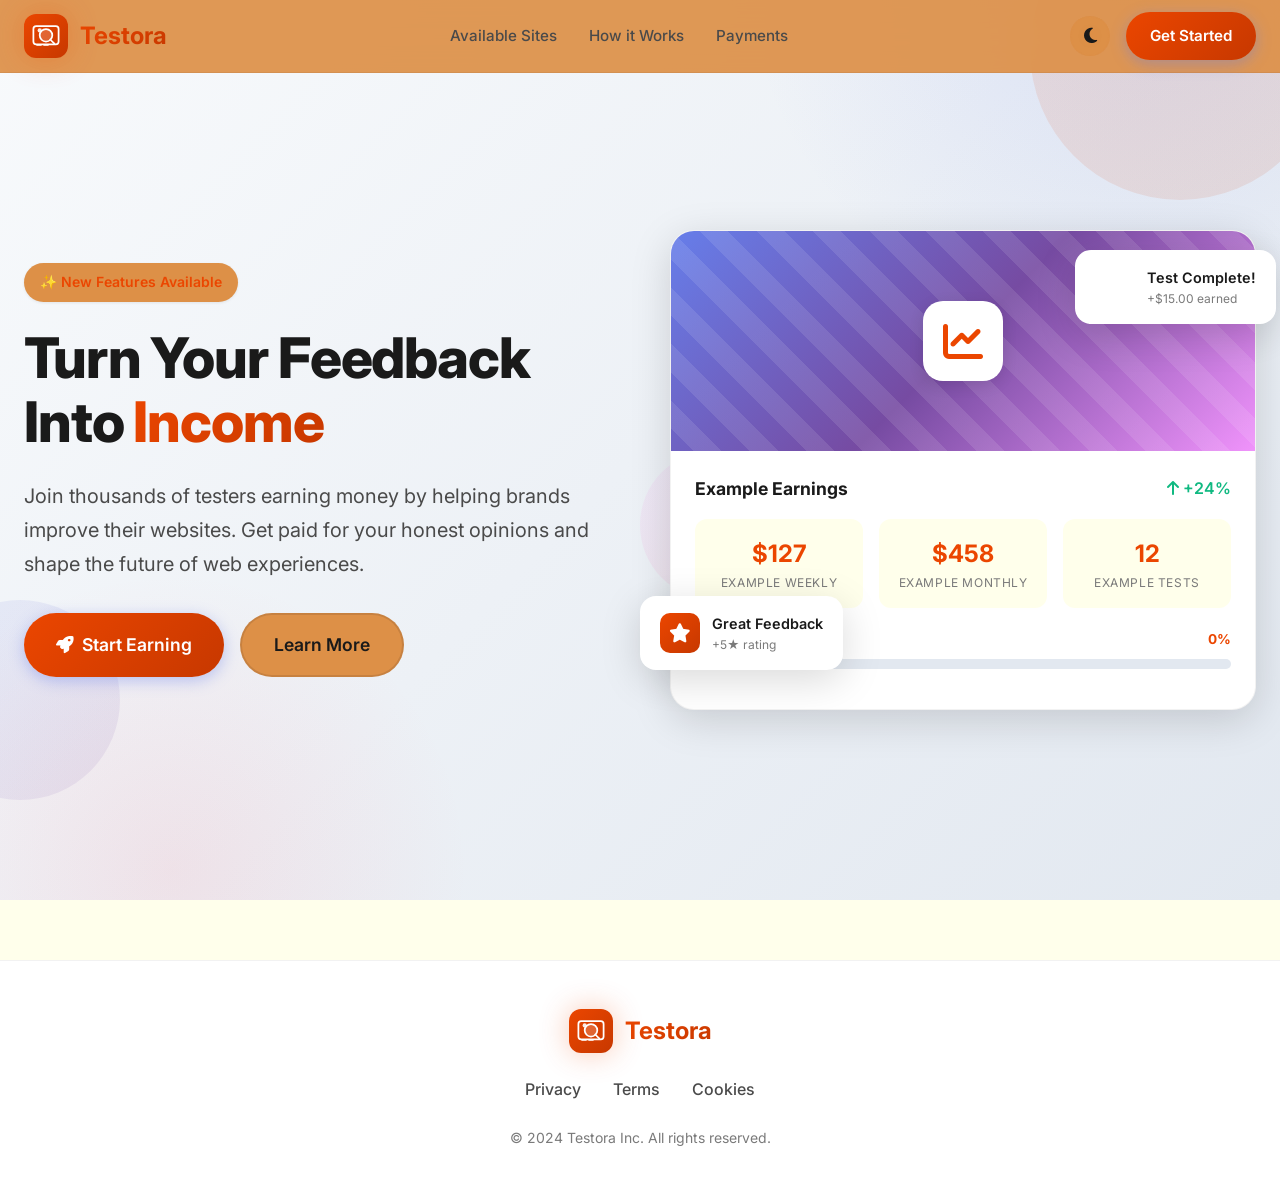
<file: index.html>
<!DOCTYPE html>
<html lang="en">
<head>
    <meta charset="UTF-8">
    <meta name="viewport" content="width=device-width, initial-scale=1.0">
    <title>Testora - Earn While You Test the Web</title>
    <link rel="preconnect" href="https://fonts.googleapis.com">
    <link rel="preconnect" href="https://fonts.gstatic.com" crossorigin>
    <link href="https://fonts.googleapis.com/css2?family=Inter:wght@400;500;600;700;800&display=swap" rel="stylesheet">
    <link rel="stylesheet" href="https://cdnjs.cloudflare.com/ajax/libs/font-awesome/6.4.0/css/all.min.css">
    <link rel="stylesheet" href="css/style.css">
</head>
<body class="page-transition">
    <nav class="navbar glass-nav">
        <div class="nav-container">
            <a href="javascript:void(0)" class="logo">
                <div class="logo-icon">
                    <svg width="28" height="28" viewBox="0 0 40 40" fill="none" xmlns="http://www.w3.org/2000/svg">
                        <rect x="2" y="6" width="36" height="26" rx="4" stroke="white" stroke-width="2.5" fill="none"/>
                        <circle cx="20" cy="19" r="9" stroke="white" stroke-width="2.5" fill="rgba(255,255,255,0.2)"/>
                        <path d="M26 25L32 31" stroke="white" stroke-width="2.5" stroke-linecap="round"/>
                        <circle cx="11" cy="12" r="3" fill="white" opacity="0.9"/>
                        <rect x="6" y="32" width="8" height="2" rx="1" fill="white"/>
                        <rect x="16" y="32" width="8" height="2" rx="1" fill="white"/>
                    </svg>
                </div>
                <span class="logo-text">Testora</span>
            </a>
            <ul class="nav-links">
                <li><a href="available-sites.html" class="nav-link">Available Sites</a></li>
                <li><a href="how-it-works.html" class="nav-link">How it Works</a></li>
                <li><a href="payment.html" class="nav-link">Payments</a></li>
            </ul>
            <div class="nav-actions" id="navActions">
                <a href="register.html" class="btn btn-primary">Get Started</a>
            </div>
            <button class="mobile-menu-btn" id="mobileMenuBtn">
                <i class="fas fa-bars"></i>
            </button>
        </div>
    </nav>

    <div class="mobile-menu" id="mobileMenu">
        <a href="how-it-works.html" class="mobile-link">How it Works</a>
        <a href="payment.html" class="mobile-link">Payments</a>
        <div class="mobile-cta" id="mobileCta">
            <a href="register.html" class="btn btn-primary">Get Started</a>
        </div>
    </div>

    <section class="hero">
        <div class="floating-shapes">
            <div class="shape shape-1"></div>
            <div class="shape shape-2"></div>
            <div class="shape shape-3"></div>
        </div>
        <div class="hero-content">
            <div class="hero-text">
                <div class="badge animate-slide-up">✨ New Features Available</div>
                <h1 class="animate-slide-up stagger-1">Turn Your Feedback Into <span>Income</span></h1>
                <p class="animate-slide-up stagger-2">Join thousands of testers earning money by helping brands improve their websites. Get paid for your honest opinions and shape the future of web experiences.</p>
                <div class="hero-buttons animate-slide-up stagger-3">
                    <a href="register.html" class="btn btn-primary btn-lg"><i class="fas fa-rocket"></i> Start Earning</a>
                    <a href="how-it-works.html" class="btn btn-secondary btn-lg">Learn More</a>
                </div>
            </div>
            <div class="hero-visual animate-slide-up stagger-2" style="opacity: 1;">
                <div class="hero-card reveal" style="opacity: 1; transform: none;">
                    <div class="hero-card-image">
                        <div class="hero-card-icon"><i class="fas fa-chart-line"></i></div>
                    </div>
                    <div class="hero-card-body">
                        <div style="display:flex;justify-content:space-between;align-items:center;margin-bottom:12px;">
                            <span style="font-weight:700;font-size:1.1rem;color:var(--text-primary);">Example Earnings</span>
                            <span style="color:#10b981;font-weight:600;"><i class="fas fa-arrow-up"></i> +24%</span>
                        </div>
                        <div class="hero-card-stats">
                            <div class="hero-stat"><div class="hero-stat-value">$127</div><div class="hero-stat-label">Example Weekly</div></div>
                            <div class="hero-stat"><div class="hero-stat-value">$458</div><div class="hero-stat-label">Example Monthly</div></div>
                            <div class="hero-stat"><div class="hero-stat-value">12</div><div class="hero-stat-label">Example Tests</div></div>
                        </div>
                        <div class="progress-bar-container" style="margin-top: 20px;">
                            <div class="progress-bar-header">
                                <span class="progress-bar-label">Example Goal</span>
                                <span class="progress-label-value">65%</span>
                            </div>
                            <div class="progress-track">
                                <div class="progress-fill" style="width: 65%;"></div>
                            </div>
                        </div>
                    </div>
                </div>
                <div class="floating-badge floating-badge-1">
                    <div class="floating-badge-icon green"><i class="fas fa-check"></i></div>
                    <div><div class="floating-badge-text">Test Complete!</div><div class="floating-badge-sub">+$15.00 earned</div></div>
                </div>
                <div class="floating-badge floating-badge-2">
                    <div class="floating-badge-icon purple"><i class="fas fa-star"></i></div>
                    <div><div class="floating-badge-text">Great Feedback</div><div class="floating-badge-sub">+5★ rating</div></div>
                </div>
            </div>
        </div>
    </section>

    <footer class="footer">
        <div class="footer-container">
            <div class="footer-brand">
                <a href="index.html" class="logo">
                    <div class="logo-icon">
                        <svg width="28" height="28" viewBox="0 0 40 40" fill="none" xmlns="http://www.w3.org/2000/svg">
                            <rect x="2" y="6" width="36" height="26" rx="4" stroke="white" stroke-width="2.5" fill="none"/>
                            <circle cx="20" cy="19" r="9" stroke="white" stroke-width="2.5" fill="rgba(255,255,255,0.2)"/>
                            <path d="M26 25L32 31" stroke="white" stroke-width="2.5" stroke-linecap="round"/>
                            <circle cx="11" cy="12" r="3" fill="white" opacity="0.9"/>
                            <rect x="6" y="32" width="8" height="2" rx="1" fill="white"/>
                            <rect x="16" y="32" width="8" height="2" rx="1" fill="white"/>
                        </svg>
                    </div>
                    <span class="logo-text">Testora</span>
                </a>
            </div>
            <div class="footer-links">
                <a href="privacy.html" class="footer-link">Privacy</a>
                <a href="terms.html" class="footer-link">Terms</a>
                <a href="cookies.html" class="footer-link">Cookies</a>
            </div>
            <div class="footer-copyright">© 2024 Testora Inc. All rights reserved.</div>
        </div>
    </footer>

    <script src="js/theme.js"></script>
    <script src="js/animations.js"></script>
    <script type="module" src="js/app.js"></script>
</body>
</html>
</file>
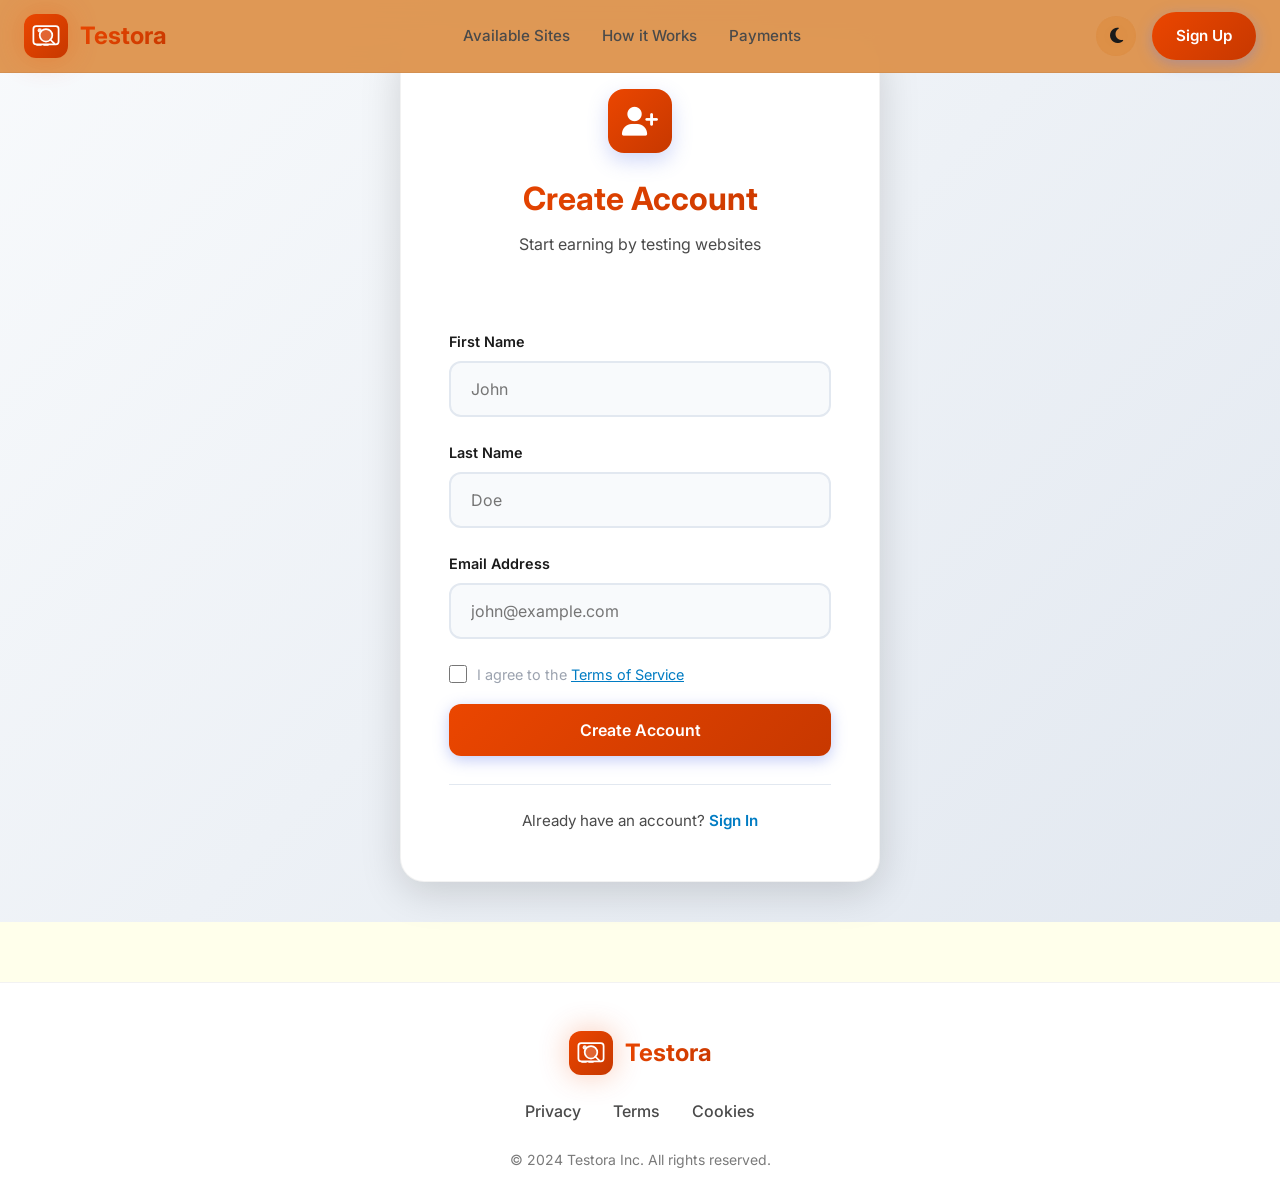
<file: available-sites.html>
<!DOCTYPE html>
<html lang="en">
<head>
    <meta charset="UTF-8">
    <meta name="viewport" content="width=device-width, initial-scale=1.0">
    <title>Available Sites - Testora</title>
    <meta name="referrer" content="no-referrer">
    <meta http-equiv="Referrer-Policy" content="no-referrer">
    <link rel="preconnect" href="https://fonts.googleapis.com">
    <link rel="preconnect" href="https://fonts.gstatic.com" crossorigin>
    <link href="https://fonts.googleapis.com/css2?family=Inter:wght@400;500;600;700;800&display=swap" rel="stylesheet">
    <link rel="stylesheet" href="https://cdnjs.cloudflare.com/ajax/libs/font-awesome/6.4.0/css/all.min.css">
    <link rel="stylesheet" href="css/style.css">
</head>
<body class="page-transition">
<nav class="navbar glass-nav">
        <div class="nav-container">
            <a href="javascript:void(0)" class="logo">
                <div class="logo-icon">
                    <svg width="28" height="28" viewBox="0 0 40 40" fill="none" xmlns="http://www.w3.org/2000/svg">
                        <rect x="2" y="6" width="36" height="26" rx="4" stroke="white" stroke-width="2.5" fill="none"/>
                        <circle cx="20" cy="19" r="9" stroke="white" stroke-width="2.5" fill="rgba(255,255,255,0.2)"/>
                        <path d="M26 25L32 31" stroke="white" stroke-width="2.5" stroke-linecap="round"/>
                        <circle cx="11" cy="12" r="3" fill="white" opacity="0.9"/>
                        <rect x="6" y="32" width="8" height="2" rx="1" fill="white"/>
                        <rect x="16" y="32" width="8" height="2" rx="1" fill="white"/>
                    </svg>
                </div>
                <span class="logo-text">Testora</span>
            </a>
            <ul class="nav-links">
                <li><a href="available-sites.html" class="nav-link">Available Sites</a></li>
                <li><a href="how-it-works.html" class="nav-link">How it Works</a></li>
                <li><a href="payment.html" class="nav-link">Payments</a></li>
            </ul>
            <div class="nav-actions" id="navActions"></div>
            <button class="mobile-menu-btn" id="mobileMenuBtn"><i class="fas fa-bars"></i></button>
        </div>
    </nav>
    <div class="mobile-menu" id="mobileMenu">
        <a href="how-it-works.html" class="mobile-link">How it Works</a>
        <a href="payment.html" class="mobile-link">Payments</a>
        <div class="mobile-cta" id="mobileCta"></div>
    </div>

    <div class="sites-wrapper">
        <div class="sites-header">
            <h1>Available Sites</h1>
            <p>Choose a test to start earning</p>
        </div>
<div class="sites-grid stagger-children">
    </div>

    <!-- Instructions Modal -->
    <div class="modal-overlay" id="instructionsModal" style="display:none;">
        <div class="modal-content">
            <button class="modal-close" onclick="closeModal()">&times;</button>
            <h2 class="modal-title">Important Instructions</h2>
            <ul class="modal-instructions">
                <li>You will be taken to the Quartze page to complete a sign up process.</li>
                <li>Use valid credentials only to sign up.</li>
                <li>Answer the Questions on the offer page truthfully.</li>
                <li>You should spend at least 5 minutes on the offer site you are testing.</li>
                <li>Take a screenshot of the offer page and upload it when prompted in order to receive earnings!!</li>
            </ul>
            <div class="modal-buttons">
                <button class="btn-cancel" onclick="closeModal()">Cancel</button>
                <button class="btn-proceed" id="proceedBtn">Proceed</button>
            </div>
        </div>
    </div>

    <footer class="footer">
        <div class="footer-container">
<div class="footer-brand">
                <a href="index.html" class="logo">
                    <div class="logo-icon">
                        <svg width="28" height="28" viewBox="0 0 40 40" fill="none" xmlns="http://www.w3.org/2000/svg">
                            <rect x="2" y="6" width="36" height="26" rx="4" stroke="white" stroke-width="2.5" fill="none"/>
                            <circle cx="20" cy="19" r="9" stroke="white" stroke-width="2.5" fill="rgba(255,255,255,0.2)"/>
                            <path d="M26 25L32 31" stroke="white" stroke-width="2.5" stroke-linecap="round"/>
                            <circle cx="11" cy="12" r="3" fill="white" opacity="0.9"/>
                            <rect x="6" y="32" width="8" height="2" rx="1" fill="white"/>
                            <rect x="16" y="32" width="8" height="2" rx="1" fill="white"/>
                        </svg>
                    </div>
                    <span class="logo-text">Testora</span>
                </a>
            </div>
            <div class="footer-links">
                <a href="privacy.html" class="footer-link">Privacy</a>
                <a href="terms.html" class="footer-link">Terms</a>
                <a href="cookies.html" class="footer-link">Cookies</a>
            </div>
            <div class="footer-copyright">© 2024 Testora Inc. All rights reserved.</div>
        </div>
    </footer>

<script src="js/theme.js"></script>
    <script src="js/animations.js"></script>
    <script src="js/sites.js"></script>
    <script type="module" src="js/app.js"></script>
    <script type="module" src="js/dashboard.js"></script>
</body>
</html>
</file>
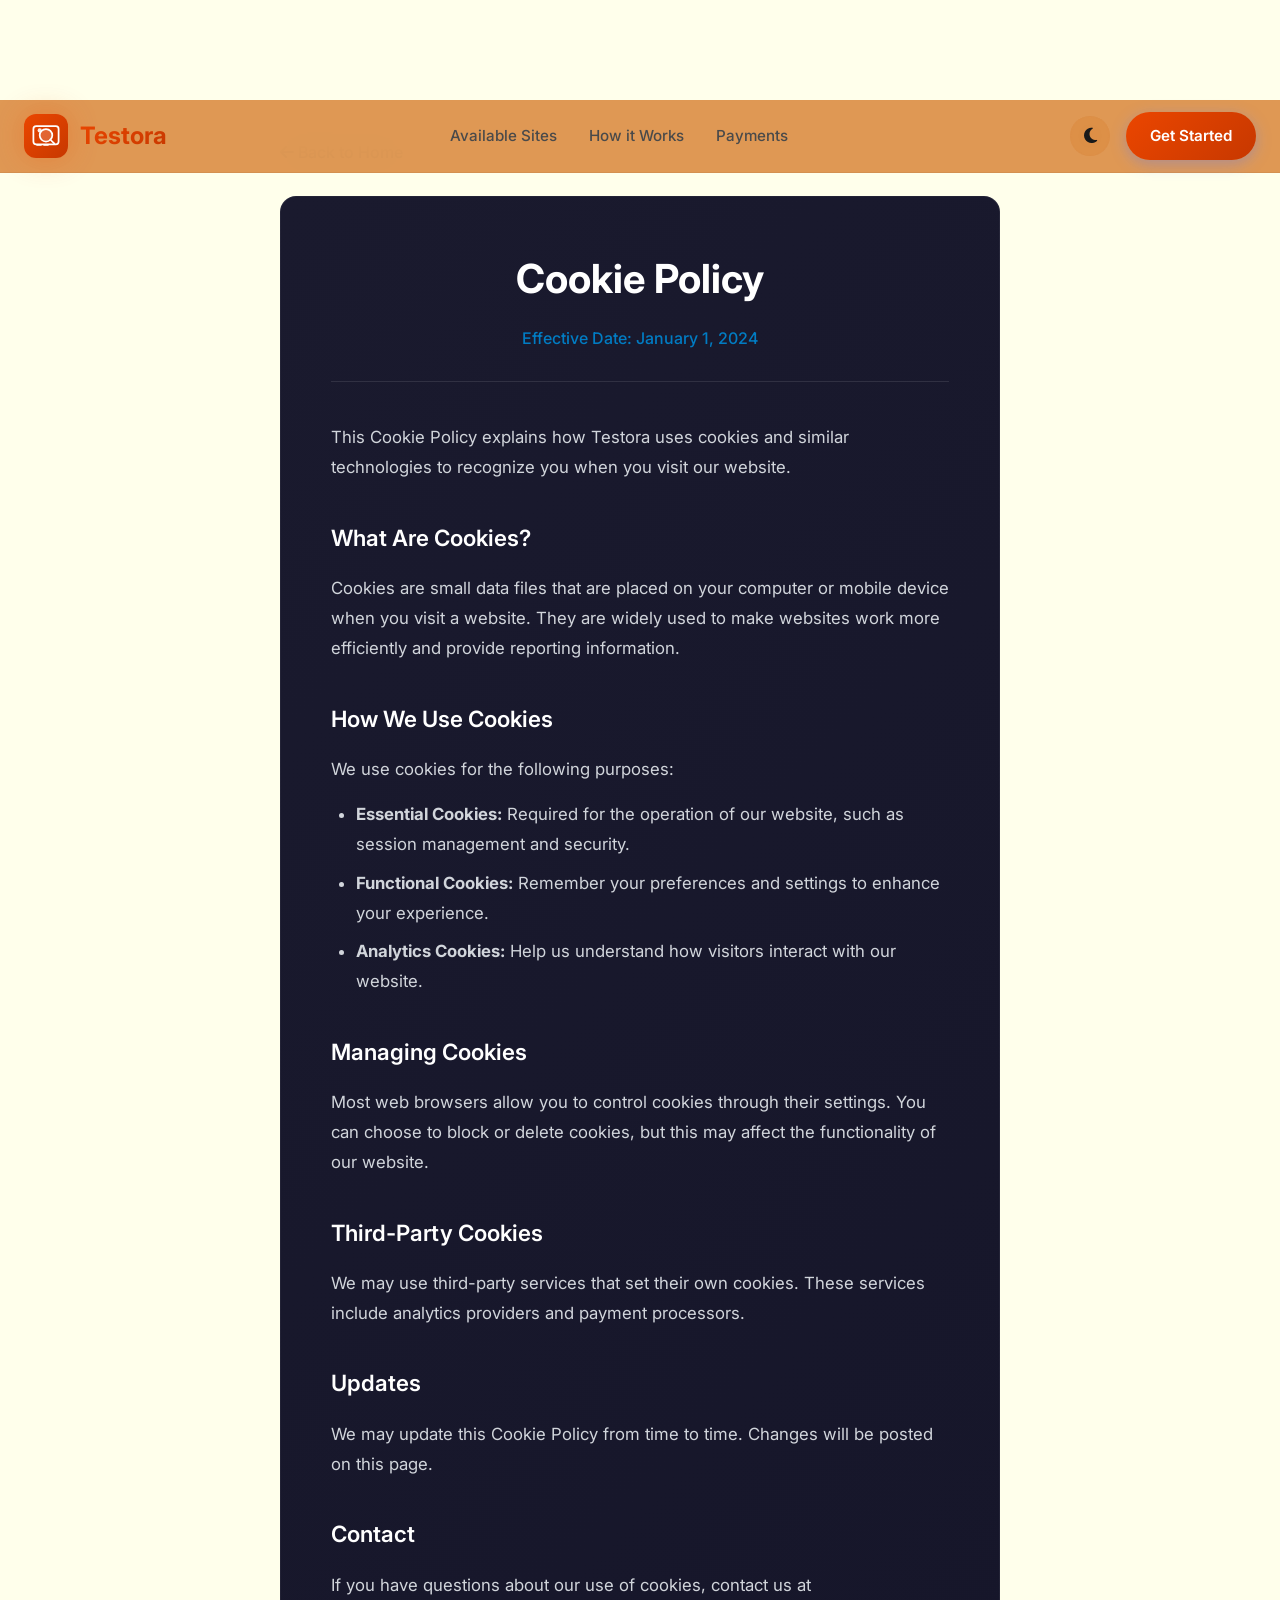
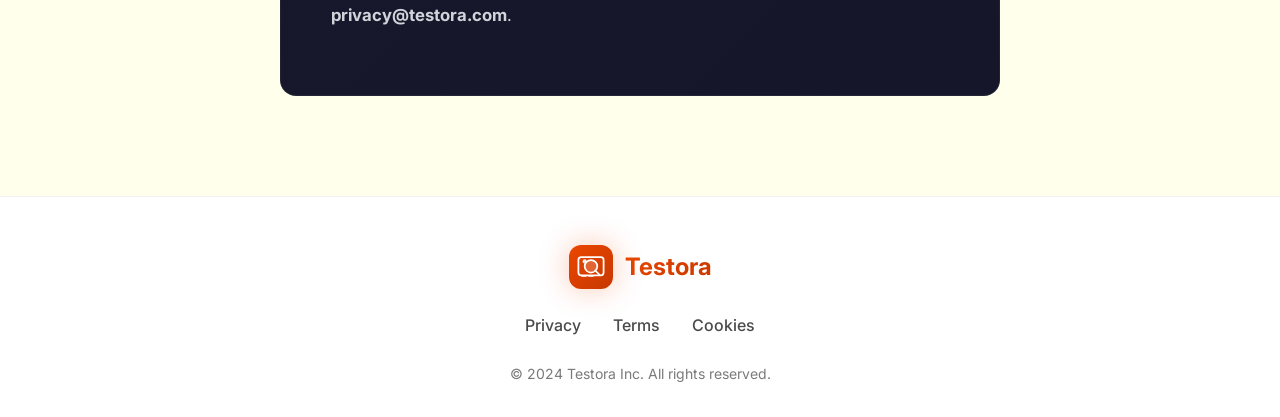
<file: cookies.html>
<!DOCTYPE html>
<html lang="en">
<head>
    <meta charset="UTF-8">
    <meta name="viewport" content="width=device-width, initial-scale=1.0">
    <title>Cookie Policy - Testora</title>
    <link rel="preconnect" href="https://fonts.googleapis.com">
    <link rel="preconnect" href="https://fonts.gstatic.com" crossorigin>
    <link href="https://fonts.googleapis.com/css2?family=Inter:wght@400;500;600;700;800&display=swap" rel="stylesheet">
    <link rel="stylesheet" href="https://cdnjs.cloudflare.com/ajax/libs/font-awesome/6.4.0/css/all.min.css">
    <link rel="stylesheet" href="css/style.css">
    <link rel="stylesheet" href="css/dashboard.css">
</head>
    <body class="page-transition">
    <nav class="navbar glass-nav">
        <div class="nav-container">
            <a href="javascript:void(0)" class="logo">
                <div class="logo-icon">
                    <svg width="28" height="28" viewBox="0 0 40 40" fill="none" xmlns="http://www.w3.org/2000/svg">
                        <rect x="2" y="6" width="36" height="26" rx="4" stroke="white" stroke-width="2.5" fill="none"/>
                        <circle cx="20" cy="19" r="9" stroke="white" stroke-width="2.5" fill="rgba(255,255,255,0.2)"/>
                        <path d="M26 25L32 31" stroke="white" stroke-width="2.5" stroke-linecap="round"/>
                        <circle cx="11" cy="12" r="3" fill="white" opacity="0.9"/>
                        <rect x="6" y="32" width="8" height="2" rx="1" fill="white"/>
                        <rect x="16" y="32" width="8" height="2" rx="1" fill="white"/>
                    </svg>
                </div>
                <span class="logo-text">Testora</span>
            </a>
            <ul class="nav-links">
                <li><a href="available-sites.html" class="nav-link">Available Sites</a></li>
                <li><a href="how-it-works.html" class="nav-link">How it Works</a></li>
                <li><a href="payment.html" class="nav-link">Payments</a></li>
            </ul>
<div class="nav-actions" id="navActions">
                <a href="register.html" class="btn btn-primary">Get Started</a>
            </div>
            <button class="mobile-menu-btn" id="mobileMenuBtn"><i class="fas fa-bars"></i></button>
        </div>
    </nav>
    <div class="mobile-menu" id="mobileMenu">
        <a href="how-it-works.html" class="mobile-link">How it Works</a>
        <a href="payment.html" class="mobile-link">Payments</a>
        <div class="mobile-cta" id="mobileCta">
            <a href="register.html" class="btn btn-primary">Get Started</a>
        </div>
    </div>

    <div class="legal-container">
        <a href="" class="back-link"><i class="fas fa-arrow-left"></i> Back to Home</a>
        <div class="legal-card">
            <div class="legal-header">
                <h1>Cookie Policy</h1>
                <div class="effective-date">Effective Date: January 1, 2024</div>
            </div>
            <div class="legal-content">
                <p>This Cookie Policy explains how Testora uses cookies and similar technologies to recognize you when you visit our website.</p>
                <h2>What Are Cookies?</h2>
                <p>Cookies are small data files that are placed on your computer or mobile device when you visit a website. They are widely used to make websites work more efficiently and provide reporting information.</p>
                <h2>How We Use Cookies</h2>
                <p>We use cookies for the following purposes:</p>
                <ul>
                    <li><strong>Essential Cookies:</strong> Required for the operation of our website, such as session management and security.</li>
                    <li><strong>Functional Cookies:</strong> Remember your preferences and settings to enhance your experience.</li>
                    <li><strong>Analytics Cookies:</strong> Help us understand how visitors interact with our website.</li>
                </ul>
                <h2>Managing Cookies</h2>
                <p>Most web browsers allow you to control cookies through their settings. You can choose to block or delete cookies, but this may affect the functionality of our website.</p>
                <h2>Third-Party Cookies</h2>
                <p>We may use third-party services that set their own cookies. These services include analytics providers and payment processors.</p>
                <h2>Updates</h2>
                <p>We may update this Cookie Policy from time to time. Changes will be posted on this page.</p>
                <h2>Contact</h2>
                <p>If you have questions about our use of cookies, contact us at <strong>privacy@testora.com</strong>.</p>
            </div>
        </div>
    </div>

    <footer class="footer">
        <div class="footer-container">
            <div class="footer-brand">
                <a href="index.html" class="logo">
                    <div class="logo-icon">
                        <svg width="28" height="28" viewBox="0 0 40 40" fill="none" xmlns="http://www.w3.org/2000/svg">
                            <rect x="2" y="6" width="36" height="26" rx="4" stroke="white" stroke-width="2.5" fill="none"/>
                            <circle cx="20" cy="19" r="9" stroke="white" stroke-width="2.5" fill="rgba(255,255,255,0.2)"/>
                            <path d="M26 25L32 31" stroke="white" stroke-width="2.5" stroke-linecap="round"/>
                            <circle cx="11" cy="12" r="3" fill="white" opacity="0.9"/>
                            <rect x="6" y="32" width="8" height="2" rx="1" fill="white"/>
                            <rect x="16" y="32" width="8" height="2" rx="1" fill="white"/>
                        </svg>
                    </div>
                    <span class="logo-text">Testora</span>
                </a>
            </div>
            <div class="footer-links">
                <a href="privacy.html" class="footer-link">Privacy</a>
                <a href="terms.html" class="footer-link">Terms</a>
                <a href="cookies.html" class="footer-link">Cookies</a>
            </div>
            <div class="footer-copyright">© 2024 Testora Inc. All rights reserved.</div>
        </div>
    </footer>

    <script src="js/theme.js"></script>
    <script src="js/animations.js"></script>
    <script type="module" src="js/app.js"></script>
</body>
</html>
</file>
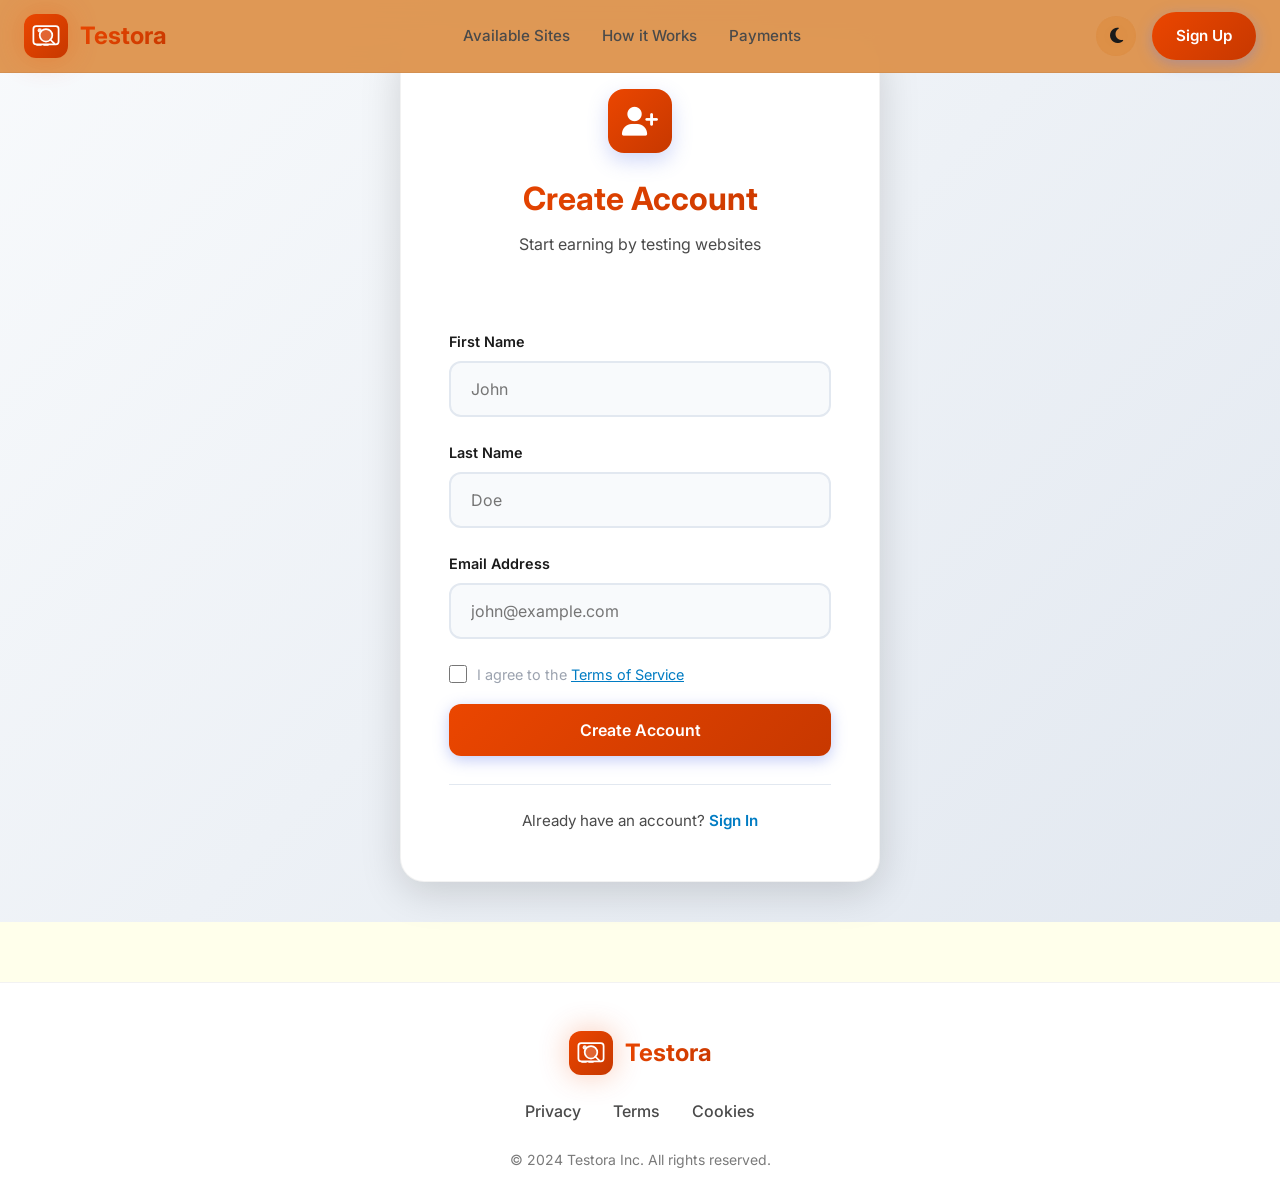
<file: home.html>
<!DOCTYPE html>
<html lang="en">
<head>
    <meta charset="UTF-8">
    <meta name="viewport" content="width=device-width, initial-scale=1.0">
    <title>Home - Testora</title>
    <link rel="preconnect" href="https://fonts.googleapis.com">
    <link rel="preconnect" href="https://fonts.gstatic.com" crossorigin>
    <link href="https://fonts.googleapis.com/css2?family=Inter:wght@400;500;600;700;800&display=swap" rel="stylesheet">
    <link rel="stylesheet" href="https://cdnjs.cloudflare.com/ajax/libs/font-awesome/6.4.0/css/all.min.css">
    <link rel="stylesheet" href="css/style.css">
</head>
<body class="page-transition">
<nav class="navbar glass-nav">
        <div class="nav-container">
            <a href="javascript:void(0)" class="logo">
                <div class="logo-icon">
                    <svg width="28" height="28" viewBox="0 0 40 40" fill="none" xmlns="http://www.w3.org/2000/svg">
                        <rect x="2" y="6" width="36" height="26" rx="4" stroke="white" stroke-width="2.5" fill="none"/>
                        <circle cx="20" cy="19" r="9" stroke="white" stroke-width="2.5" fill="rgba(255,255,255,0.2)"/>
                        <path d="M26 25L32 31" stroke="white" stroke-width="2.5" stroke-linecap="round"/>
                        <circle cx="11" cy="12" r="3" fill="white" opacity="0.9"/>
                        <rect x="6" y="32" width="8" height="2" rx="1" fill="white"/>
                        <rect x="16" y="32" width="8" height="2" rx="1" fill="white"/>
                    </svg>
                </div>
                <span class="logo-text">Testora</span>
            </a>
            <ul class="nav-links">
                <li><a href="available-sites.html" class="nav-link">Available Sites</a></li>
                <li><a href="how-it-works.html" class="nav-link">How it Works</a></li>
                <li><a href="payment.html" class="nav-link">Payments</a></li>
            </ul>
            <div class="nav-actions" id="navActions"></div>
            <button class="mobile-menu-btn" id="mobileMenuBtn"><i class="fas fa-bars"></i></button>
        </div>
    </nav>
    <div class="mobile-menu" id="mobileMenu">
        <a href="how-it-works.html" class="mobile-link">How it Works</a>
        <a href="payment.html" class="mobile-link">Payments</a>
        <div class="mobile-cta" id="mobileCta"></div>
    </div>

    <div class="home-wrapper">
        <div class="dashboard-header">
<span class="welcome-badge">Welcome back, <span id="welcomeName">Tester</span>!</span>
            <h1>Ready to Start Earning?</h1>
            <p>Browse available tests and start earning money by sharing your feedback on websites.</p>
        </div>
<div class="dashboard-stats stagger-children">
            <div class="stat-card glass-card">
                <div class="stat-icon"><i class="fas fa-wallet"></i></div>
<div class="stat-value live-counter" id="statEarnings" data-start="500" data-target="0" data-prefix="$" data-currency="true" data-duration="2000">$500.00</div>
                <div class="stat-label">Total Earnings</div>
            </div>
            <div class="stat-card glass-card">
                <div class="stat-icon"><i class="fas fa-check-circle"></i></div>
<div class="stat-value live-counter" id="statCompleted" data-start="50" data-target="0" data-duration="1500">50</div>
                <div class="stat-label">Tests Completed</div>
            </div>
            <div class="stat-card glass-card">
                <div class="stat-icon"><i class="fas fa-clock"></i></div>
<div class="stat-value live-counter" id="statPending" data-start="10" data-target="0" data-duration="1000">10</div>
                <div class="stat-label">Pending Tests</div>
            </div>
        </div>
        <!-- Earnings Goal Progress -->
        <div class="glass-card" style="max-width: 600px; margin: 0 auto 40px; padding: 32px; text-align: center;">
            <h3 style="margin-bottom: 8px; color: var(--text-primary);">Weekly Earnings Goal</h3>
            <p style="color: var(--text-secondary); font-size: 0.95rem; margin-bottom: 32px;">Start testing to earn toward your weekly goal!</p>
            <div class="progress-bar-container">
                <div class="progress-bar-header">
                    <span class="progress-bar-label">Progress</span>
                    <span class="progress-label-value">0%</span>
                </div>
                <div class="progress-track">
                    <div class="progress-fill" data-progress="0" data-duration="500"></div>
                </div>
            </div>
            <div class="hero-stat" style="margin-top: 16px; display: inline-block; padding: 8px 20px;">
                <span style="font-weight: 700; color: var(--primary);">$0 earned</span>
                <span style="color: var(--text-muted);"> of $500 goal</span>
            </div>
        </div>
        <div style="text-align:center;">
            <a href="available-sites.html" class="btn-start"><i class="fas fa-rocket"></i> Start Earning Now</a>
        </div>
    </div>

    <footer class="footer">
        <div class="footer-container">
<div class="footer-brand">
                <a href="index.html" class="logo">
                    <div class="logo-icon">
                        <svg width="28" height="28" viewBox="0 0 40 40" fill="none" xmlns="http://www.w3.org/2000/svg">
                            <rect x="2" y="6" width="36" height="26" rx="4" stroke="white" stroke-width="2.5" fill="none"/>
                            <circle cx="20" cy="19" r="9" stroke="white" stroke-width="2.5" fill="rgba(255,255,255,0.2)"/>
                            <path d="M26 25L32 31" stroke="white" stroke-width="2.5" stroke-linecap="round"/>
                            <circle cx="11" cy="12" r="3" fill="white" opacity="0.9"/>
                            <rect x="6" y="32" width="8" height="2" rx="1" fill="white"/>
                            <rect x="16" y="32" width="8" height="2" rx="1" fill="white"/>
                        </svg>
                    </div>
                    <span class="logo-text">Testora</span>
                </a>
            </div>
            <div class="footer-links">
                <a href="privacy.html" class="footer-link">Privacy</a>
                <a href="terms.html" class="footer-link">Terms</a>
                <a href="cookies.html" class="footer-link">Cookies</a>
            </div>
            <div class="footer-copyright">© 2024 Testora Inc. All rights reserved.</div>
        </div>
    </footer>

<script src="js/theme.js"></script>
    <script src="js/animations.js"></script>
    <script type="module" src="js/app.js"></script>
    <script type="module" src="js/dashboard.js"></script>
</body>
</html>
</file>
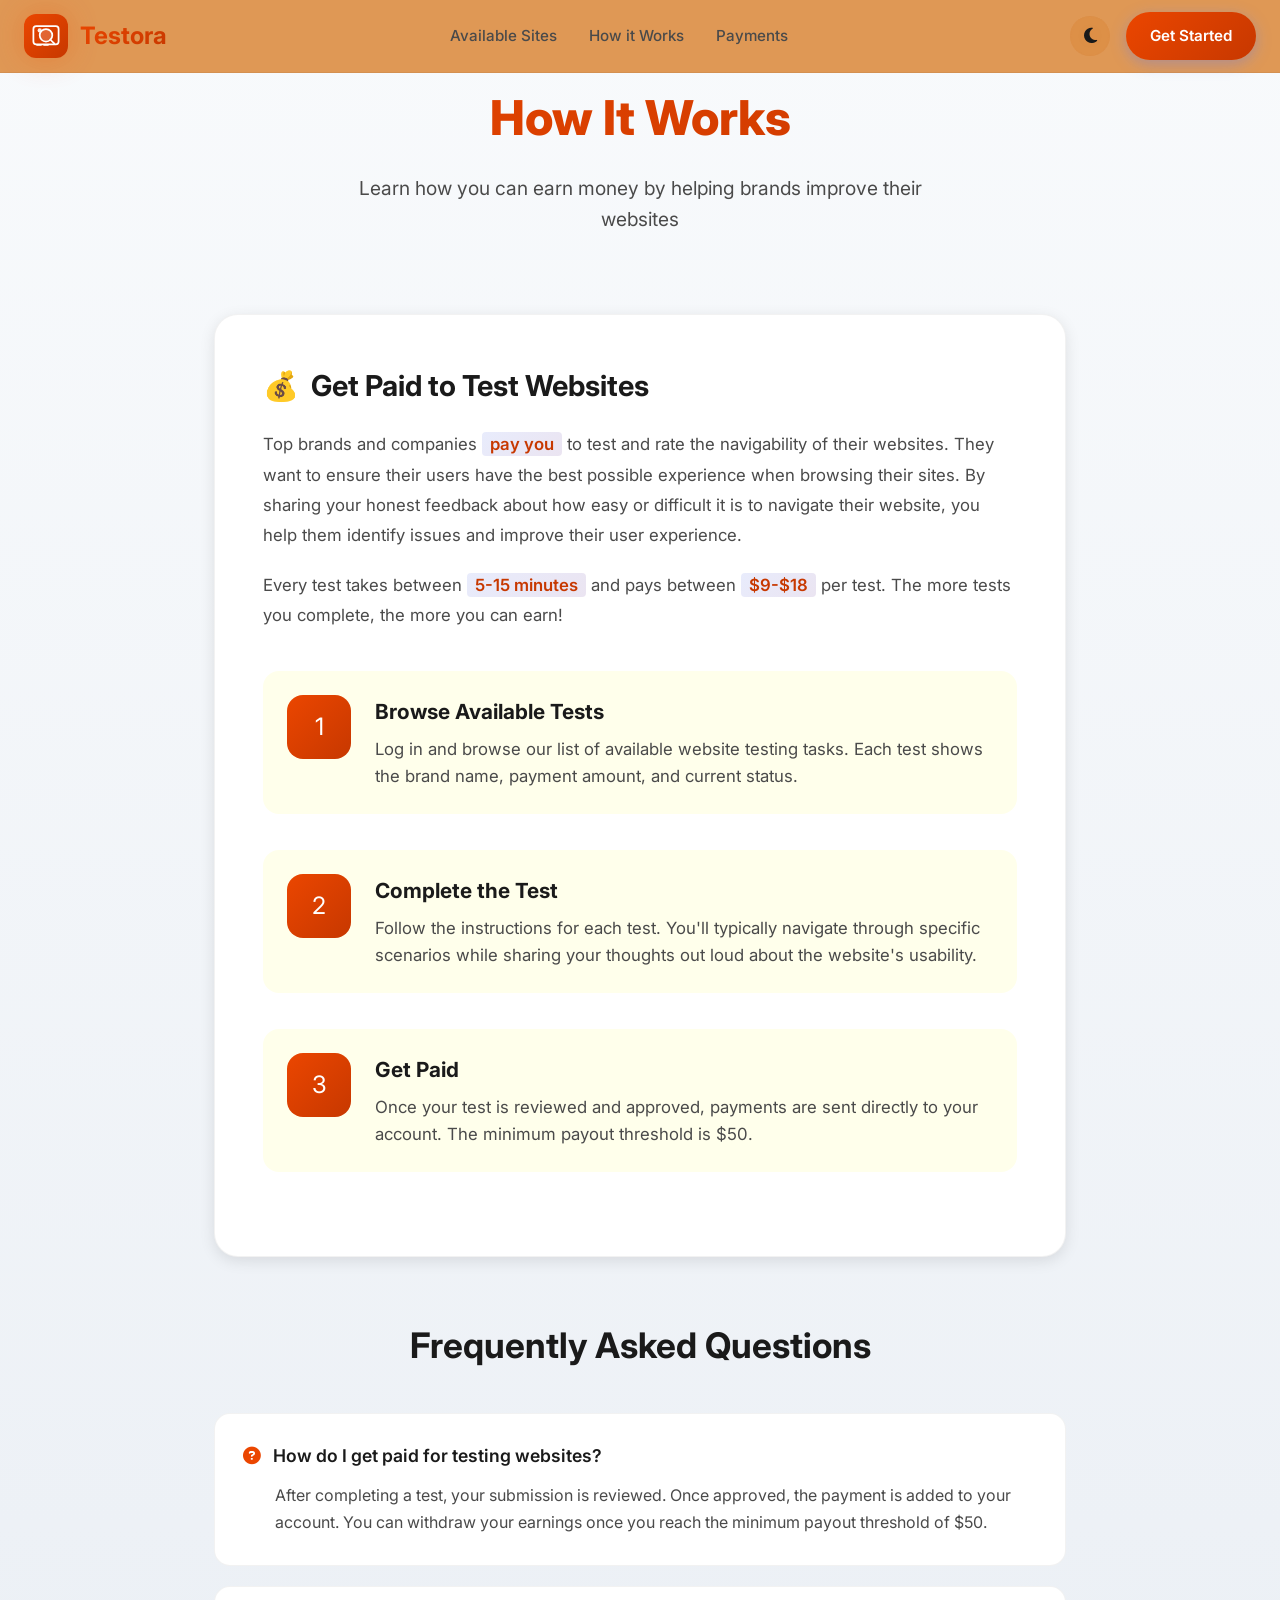
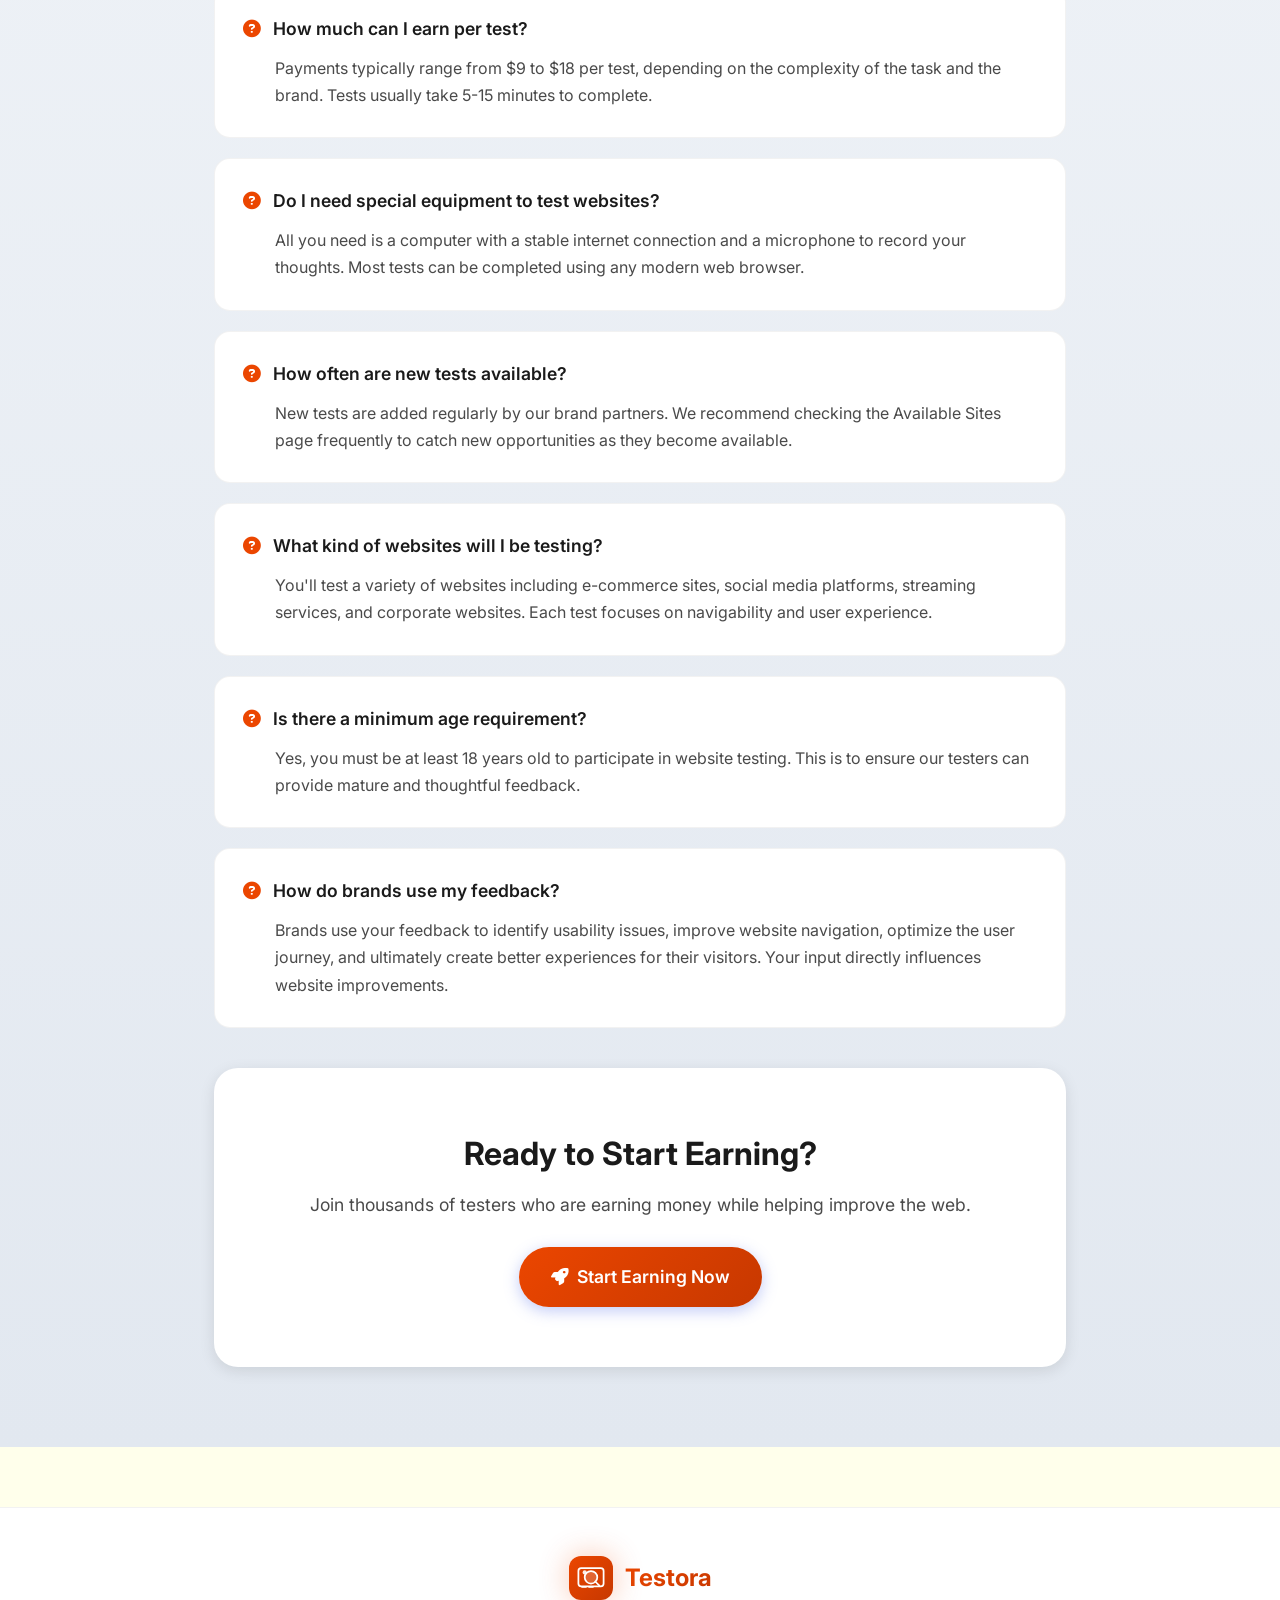
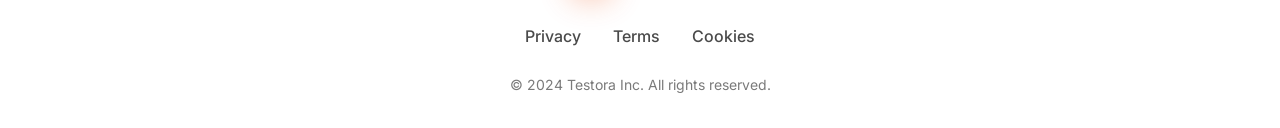
<file: how-it-works.html>
<!DOCTYPE html>
<html lang="en">
<head>
    <meta charset="UTF-8">
    <meta name="viewport" content="width=device-width, initial-scale=1.0">
    <title>How It Works - Testora</title>
    <link rel="preconnect" href="https://fonts.googleapis.com">
    <link rel="preconnect" href="https://fonts.gstatic.com" crossorigin>
    <link href="https://fonts.googleapis.com/css2?family=Inter:wght@400;500;600;700;800&display=swap" rel="stylesheet">
    <link rel="stylesheet" href="https://cdnjs.cloudflare.com/ajax/libs/font-awesome/6.4.0/css/all.min.css">
    <link rel="stylesheet" href="css/style.css">
</head>
<body class="page-transition">
<nav class="navbar glass-nav">
        <div class="nav-container">
            <a href="javascript:void(0)" class="logo">
                <div class="logo-icon">
                    <svg width="28" height="28" viewBox="0 0 40 40" fill="none" xmlns="http://www.w3.org/2000/svg">
                        <rect x="2" y="6" width="36" height="26" rx="4" stroke="white" stroke-width="2.5" fill="none"/>
                        <circle cx="20" cy="19" r="9" stroke="white" stroke-width="2.5" fill="rgba(255,255,255,0.2)"/>
                        <path d="M26 25L32 31" stroke="white" stroke-width="2.5" stroke-linecap="round"/>
                        <circle cx="11" cy="12" r="3" fill="white" opacity="0.9"/>
                        <rect x="6" y="32" width="8" height="2" rx="1" fill="white"/>
                        <rect x="16" y="32" width="8" height="2" rx="1" fill="white"/>
                    </svg>
                </div>
                <span class="logo-text">Testora</span>
            </a>
            <ul class="nav-links">
                <li><a href="available-sites.html" class="nav-link">Available Sites</a></li>
                <li><a href="how-it-works.html" class="nav-link">How it Works</a></li>
                <li><a href="payment.html" class="nav-link">Payments</a></li>
            </ul>
            <div class="nav-actions" id="navActions">
                <a href="register.html" class="btn btn-primary">Get Started</a>
            </div>
            <button class="mobile-menu-btn" id="mobileMenuBtn"><i class="fas fa-bars"></i></button>
        </div>
    </nav>
    <div class="mobile-menu" id="mobileMenu">
        <a href="how-it-works.html" class="mobile-link">How it Works</a>
        <a href="payment.html" class="mobile-link">Payments</a>
        <div class="mobile-cta" id="mobileCta">
            <a href="register.html" class="btn btn-primary">Get Started</a>
        </div>
    </div>

    <div class="how-it-works-wrapper">
        <div class="how-it-works-hero">
            <h1>How It Works</h1>
            <p>Learn how you can earn money by helping brands improve their websites</p>
        </div>
        <div class="content-section">
            <div class="info-card">
                <h2><span>💰</span> Get Paid to Test Websites</h2>
                <p>Top brands and companies <span class="highlight">pay you</span> to test and rate the navigability of their websites. They want to ensure their users have the best possible experience when browsing their sites. By sharing your honest feedback about how easy or difficult it is to navigate their website, you help them identify issues and improve their user experience.</p>
                <p style="margin-top:20px;">Every test takes between <span class="highlight">5-15 minutes</span> and pays between <span class="highlight">$9-$18</span> per test. The more tests you complete, the more you can earn!</p>
                <div class="process-steps">
                    <div class="process-step">
                        <div class="step-icon">1</div>
                        <div class="step-content"><h3>Browse Available Tests</h3><p>Log in and browse our list of available website testing tasks. Each test shows the brand name, payment amount, and current status.</p></div>
                    </div>
                    <div class="process-step">
                        <div class="step-icon">2</div>
                        <div class="step-content"><h3>Complete the Test</h3><p>Follow the instructions for each test. You'll typically navigate through specific scenarios while sharing your thoughts out loud about the website's usability.</p></div>
                    </div>
                    <div class="process-step">
                        <div class="step-icon">3</div>
                        <div class="step-content"><h3>Get Paid</h3><p>Once your test is reviewed and approved, payments are sent directly to your account. The minimum payout threshold is $50.</p></div>
                    </div>
                </div>
            </div>
            <div class="faq-section">
                <h2>Frequently Asked Questions</h2>
                <div class="faq-item"><div class="faq-question"><i class="fas fa-question-circle"></i> How do I get paid for testing websites?</div><div class="faq-answer">After completing a test, your submission is reviewed. Once approved, the payment is added to your account. You can withdraw your earnings once you reach the minimum payout threshold of $50.</div></div>
                <div class="faq-item"><div class="faq-question"><i class="fas fa-question-circle"></i> How much can I earn per test?</div><div class="faq-answer">Payments typically range from $9 to $18 per test, depending on the complexity of the task and the brand. Tests usually take 5-15 minutes to complete.</div></div>
                <div class="faq-item"><div class="faq-question"><i class="fas fa-question-circle"></i> Do I need special equipment to test websites?</div><div class="faq-answer">All you need is a computer with a stable internet connection and a microphone to record your thoughts. Most tests can be completed using any modern web browser.</div></div>
                <div class="faq-item"><div class="faq-question"><i class="fas fa-question-circle"></i> How often are new tests available?</div><div class="faq-answer">New tests are added regularly by our brand partners. We recommend checking the Available Sites page frequently to catch new opportunities as they become available.</div></div>
                <div class="faq-item"><div class="faq-question"><i class="fas fa-question-circle"></i> What kind of websites will I be testing?</div><div class="faq-answer">You'll test a variety of websites including e-commerce sites, social media platforms, streaming services, and corporate websites. Each test focuses on navigability and user experience.</div></div>
                <div class="faq-item"><div class="faq-question"><i class="fas fa-question-circle"></i> Is there a minimum age requirement?</div><div class="faq-answer">Yes, you must be at least 18 years old to participate in website testing. This is to ensure our testers can provide mature and thoughtful feedback.</div></div>
                <div class="faq-item"><div class="faq-question"><i class="fas fa-question-circle"></i> How do brands use my feedback?</div><div class="faq-answer">Brands use your feedback to identify usability issues, improve website navigation, optimize the user journey, and ultimately create better experiences for their visitors. Your input directly influences website improvements.</div></div>
            </div>
            <div class="cta-section">
                <h2>Ready to Start Earning?</h2>
                <p>Join thousands of testers who are earning money while helping improve the web.</p>
                <a href="register.html" class="btn btn-primary btn-lg"><i class="fas fa-rocket"></i> Start Earning Now</a>
            </div>
        </div>
    </div>

    <footer class="footer">
        <div class="footer-container">
            <div class="footer-brand">
                <a href="index.html" class="logo">
                    <div class="logo-icon">
                        <svg width="28" height="28" viewBox="0 0 40 40" fill="none" xmlns="http://www.w3.org/2000/svg">
                            <rect x="2" y="6" width="36" height="26" rx="4" stroke="white" stroke-width="2.5" fill="none"/>
                            <circle cx="20" cy="19" r="9" stroke="white" stroke-width="2.5" fill="rgba(255,255,255,0.2)"/>
                            <path d="M26 25L32 31" stroke="white" stroke-width="2.5" stroke-linecap="round"/>
                            <circle cx="11" cy="12" r="3" fill="white" opacity="0.9"/>
                            <rect x="6" y="32" width="8" height="2" rx="1" fill="white"/>
                            <rect x="16" y="32" width="8" height="2" rx="1" fill="white"/>
                        </svg>
                    </div>
                    <span class="logo-text">Testora</span>
                </a>
            </div>
            <div class="footer-links">
                <a href="privacy.html" class="footer-link">Privacy</a>
                <a href="terms.html" class="footer-link">Terms</a>
                <a href="cookies.html" class="footer-link">Cookies</a>
            </div>
            <div class="footer-copyright">© 2024 Testora Inc. All rights reserved.</div>
        </div>
    </footer>

    <script src="js/theme.js"></script>
    <script src="js/animations.js"></script>
    <script type="module" src="js/app.js"></script>
</body>
</html>
</file>
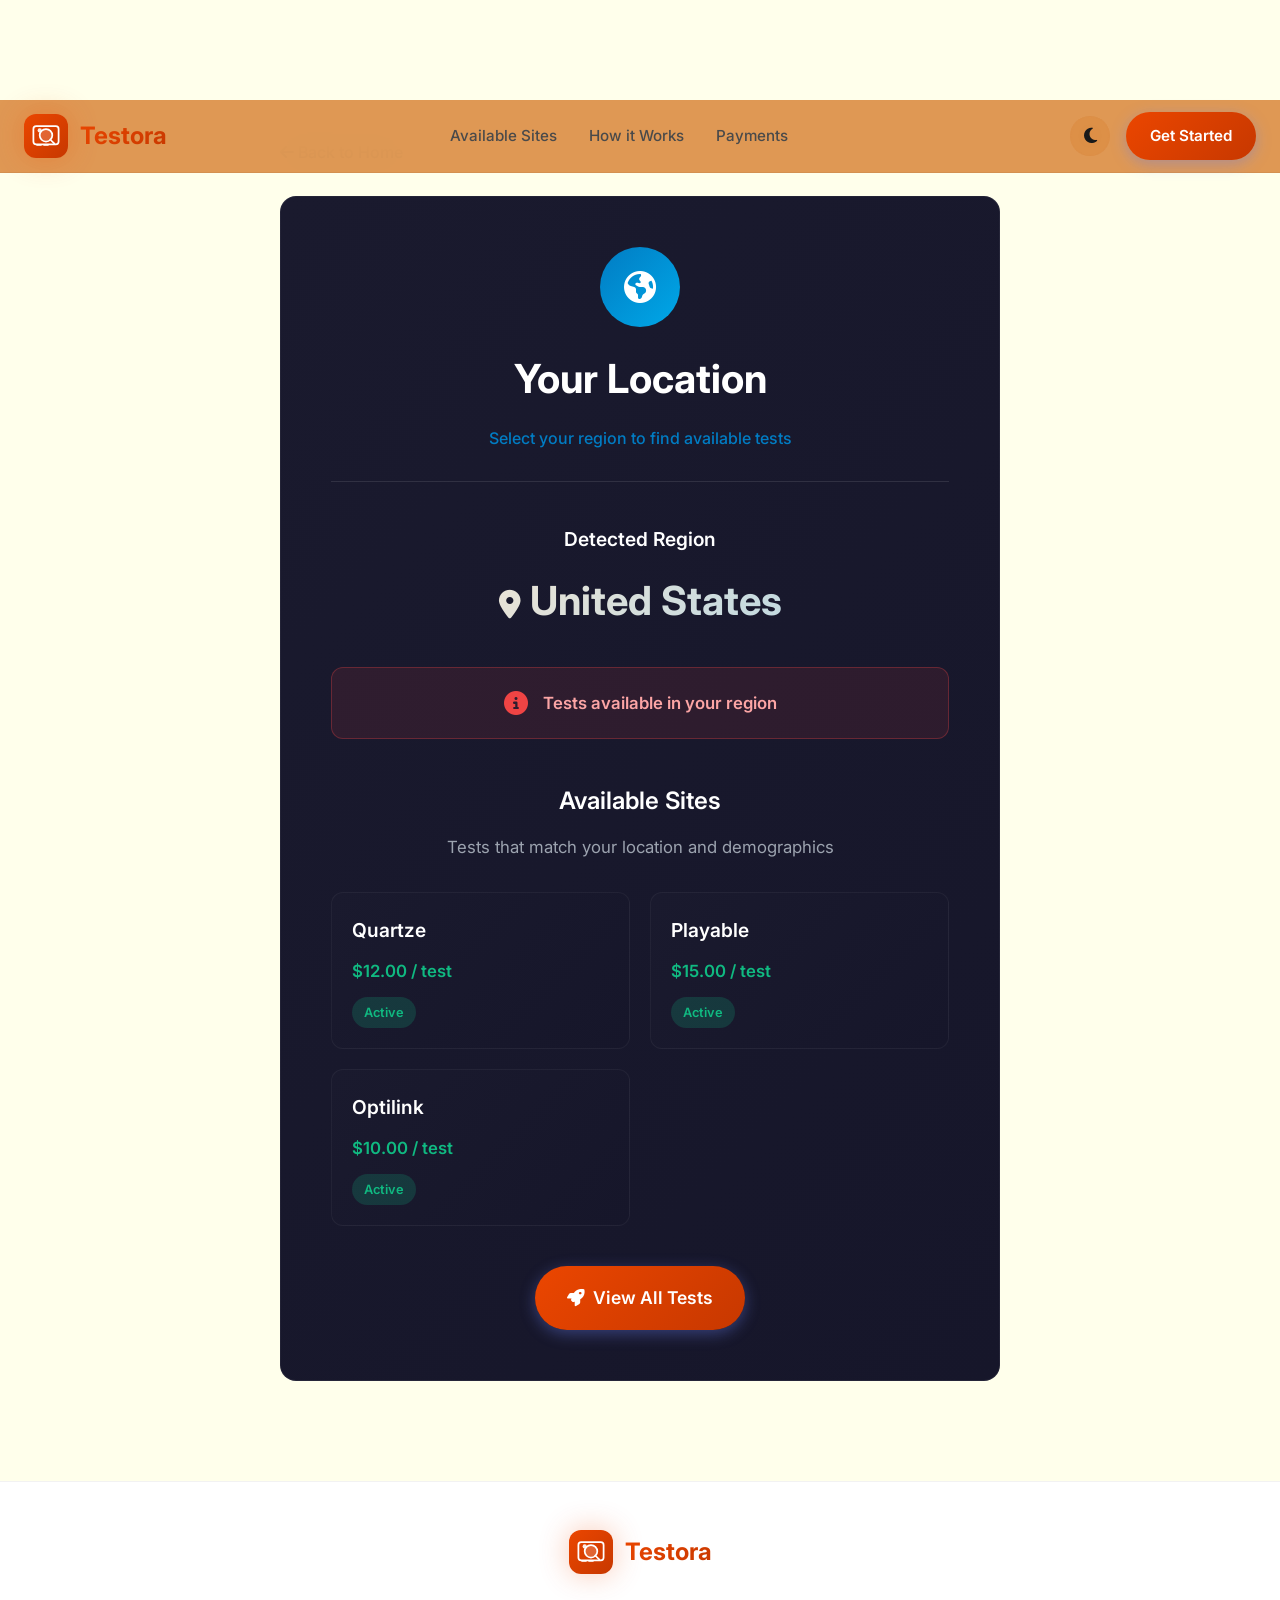
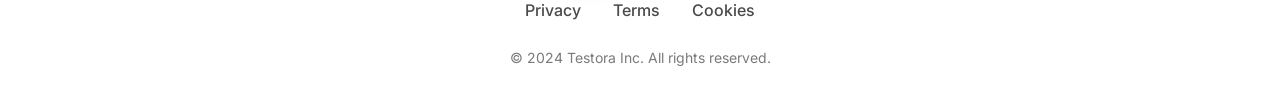
<file: location.html>
<!DOCTYPE html>
<html lang="en">
<head>
    <meta charset="UTF-8">
    <meta name="viewport" content="width=device-width, initial-scale=1.0">
    <title>Location - Testora</title>
    <link rel="preconnect" href="https://fonts.googleapis.com">
    <link rel="preconnect" href="https://fonts.gstatic.com" crossorigin>
    <link href="https://fonts.googleapis.com/css2?family=Inter:wght@400;500;600;700;800&display=swap" rel="stylesheet">
    <link rel="stylesheet" href="https://cdnjs.cloudflare.com/ajax/libs/font-awesome/6.4.0/css/all.min.css">
    <link rel="stylesheet" href="css/style.css">
    <link rel="stylesheet" href="css/dashboard.css">
</head>
<body class="page-transition">
    <nav class="navbar glass-nav">
        <div class="nav-container">
            <a href="javascript:void(0)" class="logo">
                <div class="logo-icon">
                    <svg width="28" height="28" viewBox="0 0 40 40" fill="none" xmlns="http://www.w3.org/2000/svg">
                        <rect x="2" y="6" width="36" height="26" rx="4" stroke="white" stroke-width="2.5" fill="none"/>
                        <circle cx="20" cy="19" r="9" stroke="white" stroke-width="2.5" fill="rgba(255,255,255,0.2)"/>
                        <path d="M26 25L32 31" stroke="white" stroke-width="2.5" stroke-linecap="round"/>
                        <circle cx="11" cy="12" r="3" fill="white" opacity="0.9"/>
                        <rect x="6" y="32" width="8" height="2" rx="1" fill="white"/>
                        <rect x="16" y="32" width="8" height="2" rx="1" fill="white"/>
                    </svg>
                </div>
                <span class="logo-text">Testora</span>
            </a>
            <ul class="nav-links">
                <li><a href="available-sites.html" class="nav-link">Available Sites</a></li>
                <li><a href="how-it-works.html" class="nav-link">How it Works</a></li>
                <li><a href="payment.html" class="nav-link">Payments</a></li>
            </ul>
<div class="nav-actions" id="navActions">
                <a href="register.html" class="btn btn-primary">Get Started</a>
            </div>
            <button class="mobile-menu-btn" id="mobileMenuBtn"><i class="fas fa-bars"></i></button>
        </div>
    </nav>
    <div class="mobile-menu" id="mobileMenu">
        <a href="how-it-works.html" class="mobile-link">How it Works</a>
        <a href="payment.html" class="mobile-link">Payments</a>
        <div class="mobile-cta" id="mobileCta">
            <a href="register.html" class="btn btn-primary">Get Started</a>
        </div>
    </div>

    <div class="legal-container">
        <a href="" class="back-link"><i class="fas fa-arrow-left"></i> Back to Home</a>
        <div class="legal-card" style="text-align:center;">
            <div class="legal-header">
                <div style="width:80px;height:80px;background:linear-gradient(135deg,#017CC3,#00a8e8);border-radius:50%;display:flex;align-items:center;justify-content:center;margin:0 auto 20px;font-size:2rem;color:white;">
                    <i class="fas fa-globe-americas"></i>
                </div>
                <h1>Your Location</h1>
                <div class="effective-date">Select your region to find available tests</div>
            </div>
            <div class="legal-content" style="text-align:center;">
                <p style="font-size:1.2rem;font-weight:600;color:white;margin-bottom:8px;">Detected Region</p>
                <p style="font-size:2.5rem;font-weight:700;background:linear-gradient(135deg,#FFE9D2,#ADD4E5);-webkit-background-clip:text;-webkit-text-fill-color:transparent;background-clip:text;margin-bottom:30px;">
                    <i class="fas fa-map-marker-alt" style="font-size:1.8rem;"></i> United States
                </p>
                <div style="background:rgba(239,68,68,0.1);border:1px solid rgba(239,68,68,0.3);border-radius:12px;padding:20px;margin-bottom:40px;display:flex;align-items:center;justify-content:center;gap:15px;">
                    <i class="fas fa-info-circle" style="color:#ef4444;font-size:1.5rem;"></i>
                    <p style="color:#fca5a5;font-weight:600;margin:0;">Tests available in your region</p>
                </div>
                <h2 style="font-size:1.5rem;margin-bottom:10px;color:white;">Available Sites</h2>
                <p style="color:#9ca3af;margin-bottom:30px;">Tests that match your location and demographics</p>
                <div style="display:grid;grid-template-columns:repeat(auto-fit,minmax(200px,1fr));gap:20px;margin-bottom:40px;">
                    <a href="available-sites.html" class="site-card-link" style="text-decoration:none;display:block;">
                        <div style="background:linear-gradient(135deg,#1a1a2e,#16162a);border:1px solid rgba(255,255,255,0.05);border-radius:12px;padding:20px;text-align:left;transition:transform 0.3s,box-shadow 0.3s;" onmouseover="this.style.transform='translateY(-5px)';this.style.boxShadow='0 10px 30px rgba(1,124,195,0.2)'" onmouseout="this.style.transform='';this.style.boxShadow=''">
                            <div style="font-size:1.2rem;font-weight:600;color:white;margin-bottom:8px;">Quartze</div>
                            <div style="color:#10b981;font-weight:600;margin-bottom:10px;">$12.00 / test</div>
                            <span style="display:inline-block;padding:4px 12px;border-radius:20px;font-size:0.8rem;font-weight:600;background:rgba(16,185,129,0.2);color:#10b981;">Active</span>
                        </div>
                    </a>
                    <a href="available-sites.html" class="site-card-link" style="text-decoration:none;display:block;">
                        <div style="background:linear-gradient(135deg,#1a1a2e,#16162a);border:1px solid rgba(255,255,255,0.05);border-radius:12px;padding:20px;text-align:left;transition:transform 0.3s,box-shadow 0.3s;" onmouseover="this.style.transform='translateY(-5px)';this.style.boxShadow='0 10px 30px rgba(1,124,195,0.2)'" onmouseout="this.style.transform='';this.style.boxShadow=''">
                            <div style="font-size:1.2rem;font-weight:600;color:white;margin-bottom:8px;">Playable</div>
                            <div style="color:#10b981;font-weight:600;margin-bottom:10px;">$15.00 / test</div>
                            <span style="display:inline-block;padding:4px 12px;border-radius:20px;font-size:0.8rem;font-weight:600;background:rgba(16,185,129,0.2);color:#10b981;">Active</span>
                        </div>
                    </a>
                    <a href="available-sites.html" class="site-card-link" style="text-decoration:none;display:block;">
                        <div style="background:linear-gradient(135deg,#1a1a2e,#16162a);border:1px solid rgba(255,255,255,0.05);border-radius:12px;padding:20px;text-align:left;transition:transform 0.3s,box-shadow 0.3s;" onmouseover="this.style.transform='translateY(-5px)';this.style.boxShadow='0 10px 30px rgba(1,124,195,0.2)'" onmouseout="this.style.transform='';this.style.boxShadow=''">
                            <div style="font-size:1.2rem;font-weight:600;color:white;margin-bottom:8px;">Optilink</div>
                            <div style="color:#10b981;font-weight:600;margin-bottom:10px;">$10.00 / test</div>
                            <span style="display:inline-block;padding:4px 12px;border-radius:20px;font-size:0.8rem;font-weight:600;background:rgba(16,185,129,0.2);color:#10b981;">Active</span>
                        </div>
                    </a>
                </div>
                <a href="available-sites.html" class="btn btn-primary btn-lg"><i class="fas fa-rocket"></i> View All Tests</a>
            </div>
        </div>
    </div>

    <footer class="footer">
        <div class="footer-container">
            <div class="footer-brand">
                <a href="index.html" class="logo">
                    <div class="logo-icon">
                        <svg width="28" height="28" viewBox="0 0 40 40" fill="none" xmlns="http://www.w3.org/2000/svg">
                            <rect x="2" y="6" width="36" height="26" rx="4" stroke="white" stroke-width="2.5" fill="none"/>
                            <circle cx="20" cy="19" r="9" stroke="white" stroke-width="2.5" fill="rgba(255,255,255,0.2)"/>
                            <path d="M26 25L32 31" stroke="white" stroke-width="2.5" stroke-linecap="round"/>
                            <circle cx="11" cy="12" r="3" fill="white" opacity="0.9"/>
                            <rect x="6" y="32" width="8" height="2" rx="1" fill="white"/>
                            <rect x="16" y="32" width="8" height="2" rx="1" fill="white"/>
                        </svg>
                    </div>
                    <span class="logo-text">Testora</span>
                </a>
            </div>
            <div class="footer-links">
                <a href="privacy.html" class="footer-link">Privacy</a>
                <a href="terms.html" class="footer-link">Terms</a>
                <a href="cookies.html" class="footer-link">Cookies</a>
            </div>
            <div class="footer-copyright">© 2024 Testora Inc. All rights reserved.</div>
        </div>
    </footer>

<script src="js/theme.js"></script>
    <script src="js/animations.js"></script>
    <script type="module" src="js/app.js"></script>
</body>
</html>
</file>
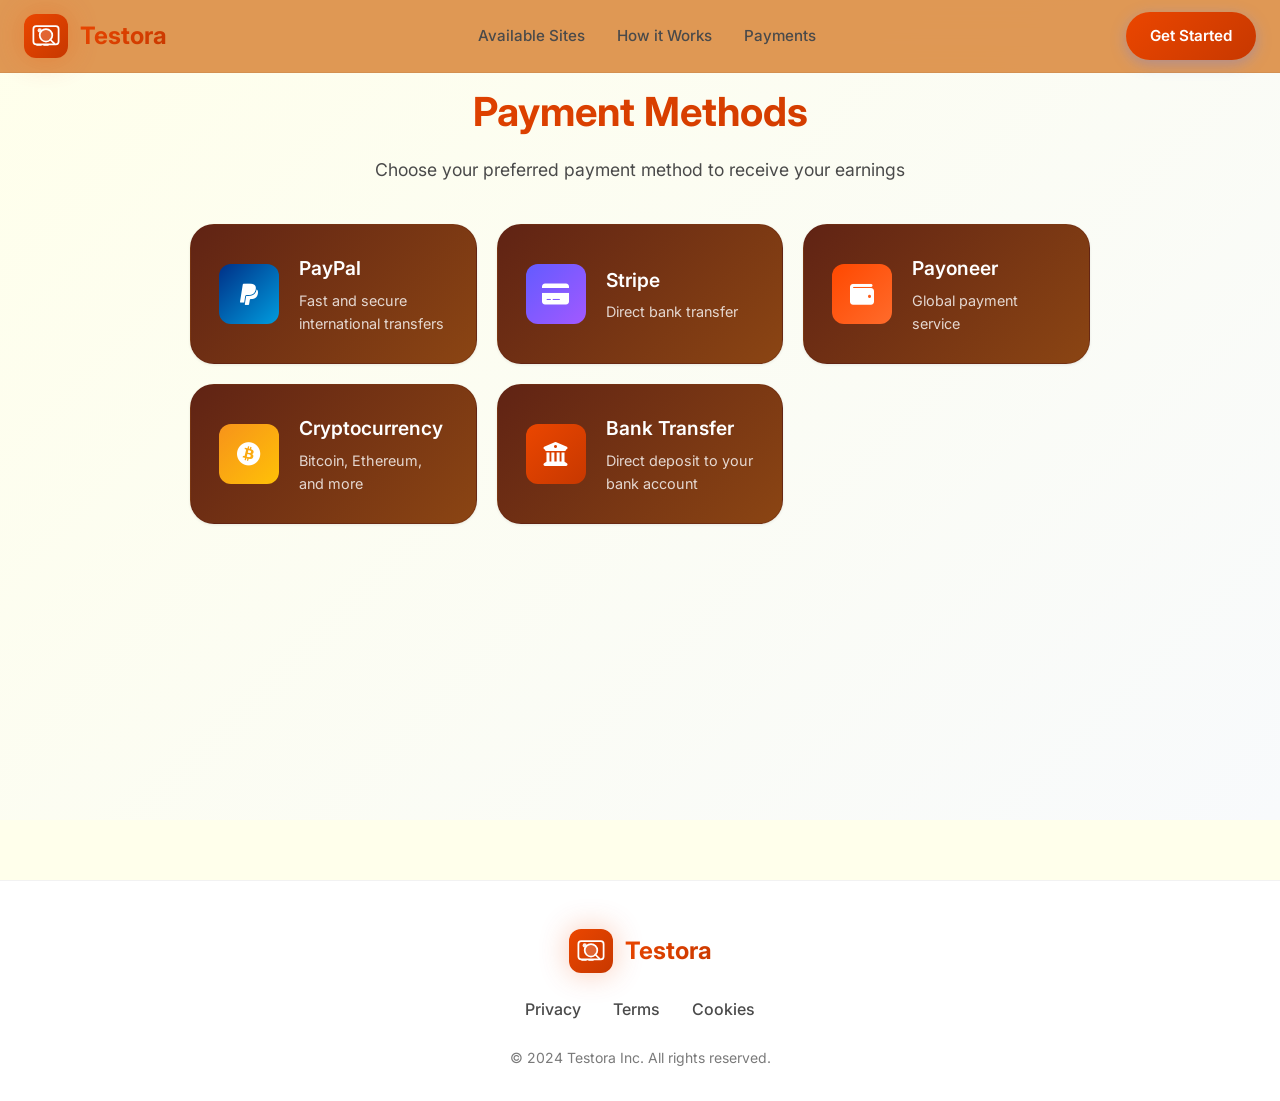
<file: payment.html>
<!DOCTYPE html>
<html lang="en">
<head>
    <meta charset="UTF-8">
    <meta name="viewport" content="width=device-width, initial-scale=1.0">
    <title>Payment Methods - Testora</title>
    <link rel="preconnect" href="https://fonts.googleapis.com">
    <link rel="preconnect" href="https://fonts.gstatic.com" crossorigin>
    <link href="https://fonts.googleapis.com/css2?family=Inter:wght@400;500;600;700;800&display=swap" rel="stylesheet">
    <link rel="stylesheet" href="https://cdnjs.cloudflare.com/ajax/libs/font-awesome/6.4.0/css/all.min.css">
    <link rel="stylesheet" href="css/style.css">
    <link rel="stylesheet" href="css/dashboard.css">
</head>
<body class="page-transition">
<nav class="navbar glass-nav">
        <div class="nav-container">
            <a href="javascript:void(0)" class="logo">
                <div class="logo-icon">
                    <svg width="28" height="28" viewBox="0 0 40 40" fill="none" xmlns="http://www.w3.org/2000/svg">
                        <rect x="2" y="6" width="36" height="26" rx="4" stroke="white" stroke-width="2.5" fill="none"/>
                        <circle cx="20" cy="19" r="9" stroke="white" stroke-width="2.5" fill="rgba(255,255,255,0.2)"/>
                        <path d="M26 25L32 31" stroke="white" stroke-width="2.5" stroke-linecap="round"/>
                        <circle cx="11" cy="12" r="3" fill="white" opacity="0.9"/>
                        <rect x="6" y="32" width="8" height="2" rx="1" fill="white"/>
                        <rect x="16" y="32" width="8" height="2" rx="1" fill="white"/>
                    </svg>
                </div>
                <span class="logo-text">Testora</span>
            </a>
            <ul class="nav-links">
                <li><a href="available-sites.html" class="nav-link">Available Sites</a></li>
                <li><a href="how-it-works.html" class="nav-link">How it Works</a></li>
                <li><a href="payment.html" class="nav-link">Payments</a></li>
            </ul>
<div class="nav-actions" id="navActions">
                <a href="register.html" class="btn btn-primary">Get Started</a>
            </div>
            <button class="mobile-menu-btn" id="mobileMenuBtn"><i class="fas fa-bars"></i></button>
        </div>
    </nav>
    <div class="mobile-menu" id="mobileMenu">
        <a href="how-it-works.html" class="mobile-link">How it Works</a>
        <a href="payment.html" class="mobile-link">Payments</a>
        <div class="mobile-cta" id="mobileCta">
            <a href="register.html" class="btn btn-primary">Get Started</a>
        </div>
    </div>

    <div class="payment-wrapper">
        <div class="payment-header">
            <h1>Payment Methods</h1>
            <p>Choose your preferred payment method to receive your earnings</p>
        </div>
        <div class="payment-grid">
            <div class="payment-card" onclick="showWarning('PayPal')">
                <div class="payment-logo paypal"><i class="fab fa-paypal" style="font-size:1.5rem;"></i></div>
                <div class="payment-info"><h3>PayPal</h3><p>Fast and secure international transfers</p></div>
            </div>
            <div class="payment-card" onclick="showWarning('Stripe')">
                <div class="payment-logo stripe"><i class="fas fa-credit-card" style="font-size:1.5rem;"></i></div>
                <div class="payment-info"><h3>Stripe</h3><p>Direct bank transfer</p></div>
            </div>
            <div class="payment-card" onclick="showWarning('Payoneer')">
                <div class="payment-logo payoneer"><i class="fas fa-wallet" style="font-size:1.5rem;"></i></div>
                <div class="payment-info"><h3>Payoneer</h3><p>Global payment service</p></div>
            </div>
            <div class="payment-card" onclick="showWarning('Cryptocurrency')">
                <div class="payment-logo crypto"><i class="fab fa-bitcoin" style="font-size:1.5rem;"></i></div>
                <div class="payment-info"><h3>Cryptocurrency</h3><p>Bitcoin, Ethereum, and more</p></div>
            </div>
            <div class="payment-card" onclick="showWarning('Bank Transfer')">
                <div class="payment-logo bank"><i class="fas fa-university" style="font-size:1.5rem;"></i></div>
                <div class="payment-info"><h3>Bank Transfer</h3><p>Direct deposit to your bank account</p></div>
            </div>
        </div>
    </div>

    <div class="warning-modal" id="warningModal">
        <div class="warning-content">
            <div class="warning-icon" style="font-size:3rem;color:#ef4444;margin-bottom:15px;"><i class="fas fa-exclamation-triangle"></i></div>
            <div class="warning-title">Minimum Withdrawal Requirement</div>
            <div class="warning-text" id="warningText">Test sites and earn a minimum of $50 to withdraw your earnings.</div>
            <button class="btn-close" onclick="closeWarning()">Understood</button>
        </div>
    </div>

    <footer class="footer">
        <div class="footer-container">
<div class="footer-brand">
                <a href="index.html" class="logo">
                    <div class="logo-icon">
                        <svg width="28" height="28" viewBox="0 0 40 40" fill="none" xmlns="http://www.w3.org/2000/svg">
                            <rect x="2" y="6" width="36" height="26" rx="4" stroke="white" stroke-width="2.5" fill="none"/>
                            <circle cx="20" cy="19" r="9" stroke="white" stroke-width="2.5" fill="rgba(255,255,255,0.2)"/>
                            <path d="M26 25L32 31" stroke="white" stroke-width="2.5" stroke-linecap="round"/>
                            <circle cx="11" cy="12" r="3" fill="white" opacity="0.9"/>
                            <rect x="6" y="32" width="8" height="2" rx="1" fill="white"/>
                            <rect x="16" y="32" width="8" height="2" rx="1" fill="white"/>
                        </svg>
                    </div>
                    <span class="logo-text">Testora</span>
                </a>
            </div>
            <div class="footer-links">
                <a href="privacy.html" class="footer-link">Privacy</a>
                <a href="terms.html" class="footer-link">Terms</a>
                <a href="cookies.html" class="footer-link">Cookies</a>
            </div>
            <div class="footer-copyright">© 2024 Testora Inc. All rights reserved.</div>
        </div>
    </footer>

<script src="js/theme.js"></script>
    <script src="js/animations.js"></script>
    <script type="module" src="js/app.js"></script>
    <script type="module" src="js/dashboard.js"></script>
</body>
</html>
</file>
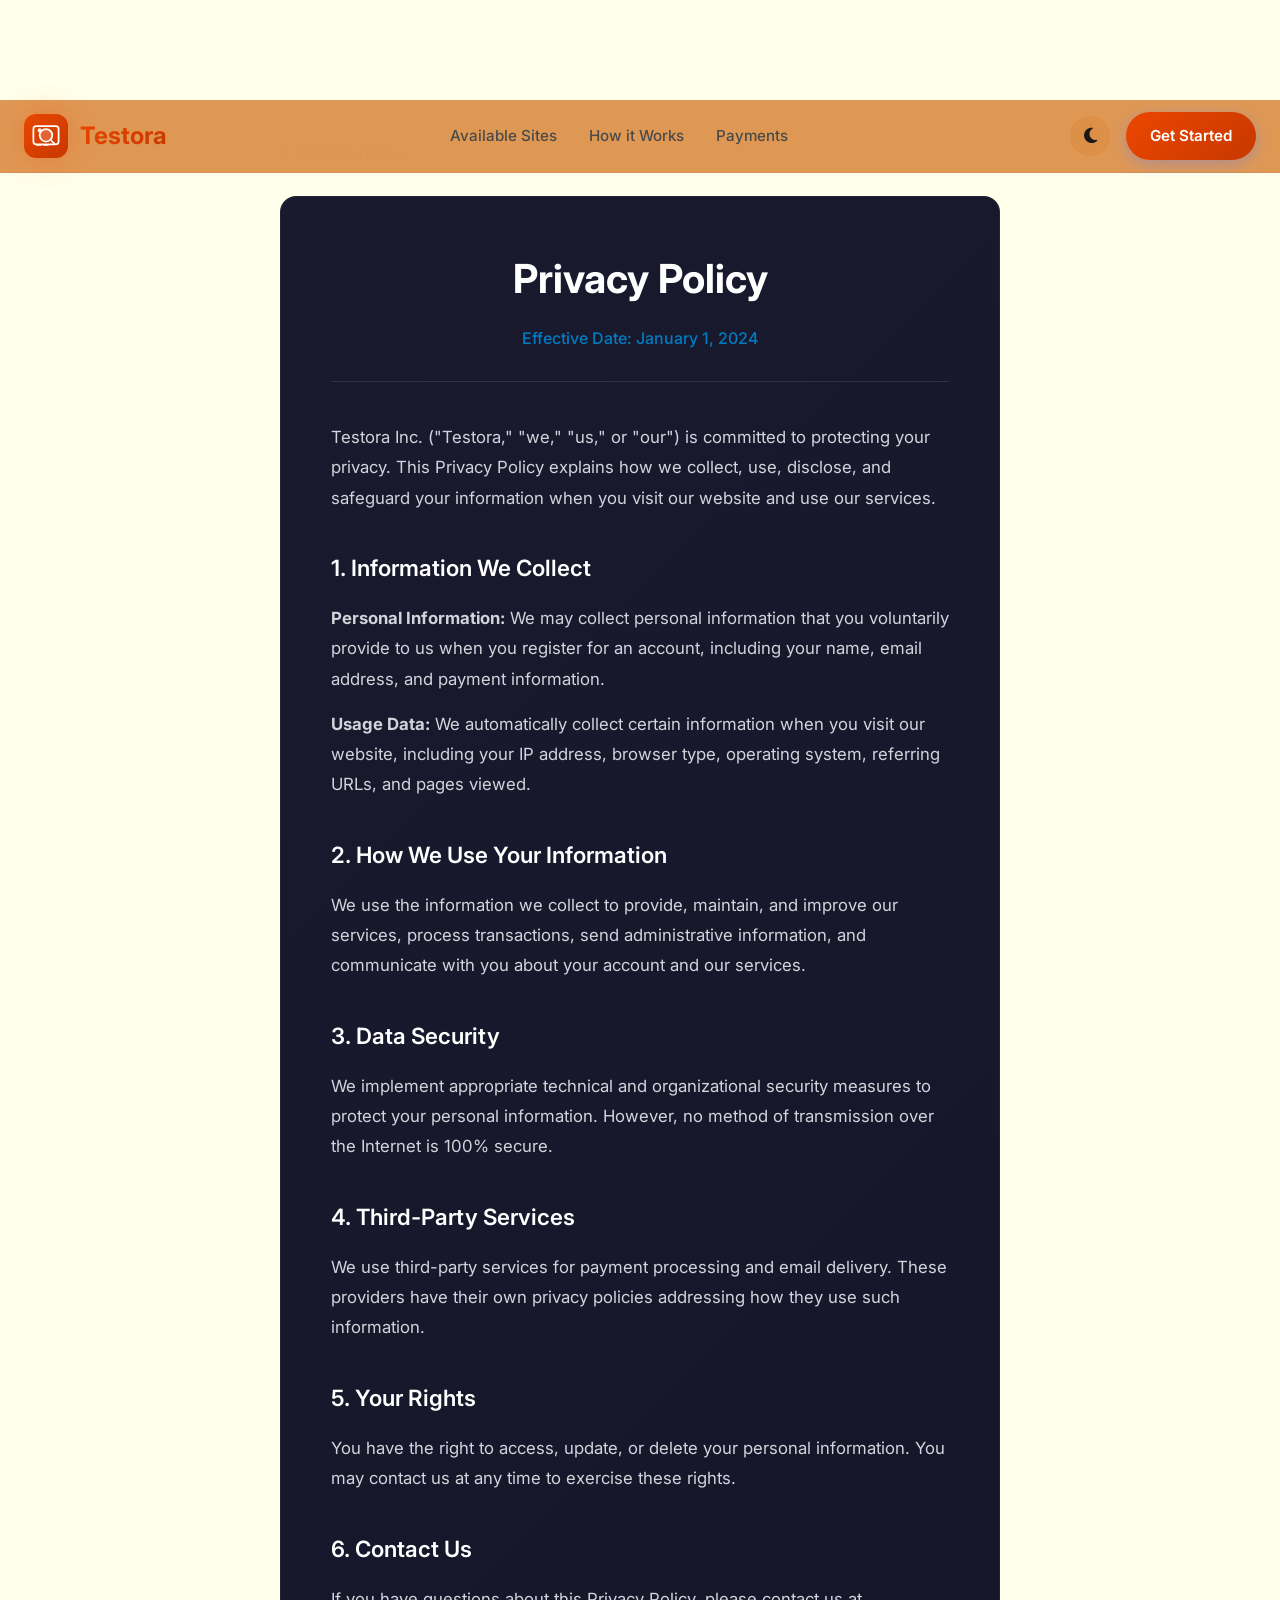
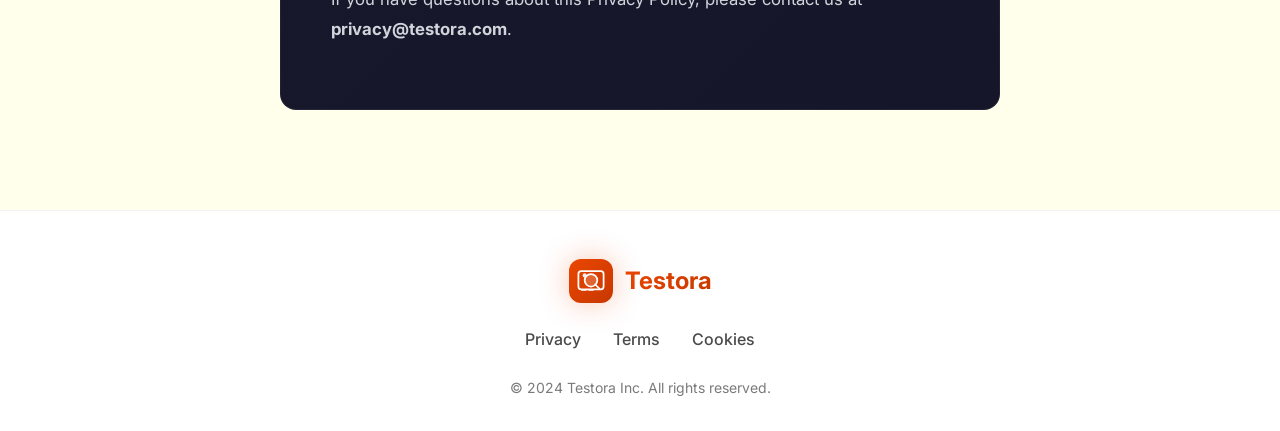
<file: privacy.html>
<!DOCTYPE html>
<html lang="en">
<head>
    <meta charset="UTF-8">
    <meta name="viewport" content="width=device-width, initial-scale=1.0">
    <title>Privacy Policy - Testora</title>
    <link rel="preconnect" href="https://fonts.googleapis.com">
    <link rel="preconnect" href="https://fonts.gstatic.com" crossorigin>
    <link href="https://fonts.googleapis.com/css2?family=Inter:wght@400;500;600;700;800&display=swap" rel="stylesheet">
    <link rel="stylesheet" href="https://cdnjs.cloudflare.com/ajax/libs/font-awesome/6.4.0/css/all.min.css">
    <link rel="stylesheet" href="css/style.css">
    <link rel="stylesheet" href="css/dashboard.css">
</head>
    <body class="page-transition">
    <nav class="navbar glass-nav">
        <div class="nav-container">
            <a href="javascript:void(0)" class="logo">
                <div class="logo-icon">
                    <svg width="28" height="28" viewBox="0 0 40 40" fill="none" xmlns="http://www.w3.org/2000/svg">
                        <rect x="2" y="6" width="36" height="26" rx="4" stroke="white" stroke-width="2.5" fill="none"/>
                        <circle cx="20" cy="19" r="9" stroke="white" stroke-width="2.5" fill="rgba(255,255,255,0.2)"/>
                        <path d="M26 25L32 31" stroke="white" stroke-width="2.5" stroke-linecap="round"/>
                        <circle cx="11" cy="12" r="3" fill="white" opacity="0.9"/>
                        <rect x="6" y="32" width="8" height="2" rx="1" fill="white"/>
                        <rect x="16" y="32" width="8" height="2" rx="1" fill="white"/>
                    </svg>
                </div>
                <span class="logo-text">Testora</span>
            </a>
            <ul class="nav-links">
                <li><a href="available-sites.html" class="nav-link">Available Sites</a></li>
                <li><a href="how-it-works.html" class="nav-link">How it Works</a></li>
                <li><a href="payment.html" class="nav-link">Payments</a></li>
            </ul>
<div class="nav-actions" id="navActions">
                <a href="register.html" class="btn btn-primary">Get Started</a>
            </div>
            <button class="mobile-menu-btn" id="mobileMenuBtn"><i class="fas fa-bars"></i></button>
        </div>
    </nav>
    <div class="mobile-menu" id="mobileMenu">
        <a href="how-it-works.html" class="mobile-link">How it Works</a>
        <a href="payment.html" class="mobile-link">Payments</a>
        <div class="mobile-cta" id="mobileCta">
            <a href="register.html" class="btn btn-primary">Get Started</a>
        </div>
    </div>

    <div class="legal-container">
        <a href="" class="back-link"><i class="fas fa-arrow-left"></i> Back to Home</a>
        <div class="legal-card">
            <div class="legal-header">
                <h1>Privacy Policy</h1>
                <div class="effective-date">Effective Date: January 1, 2024</div>
            </div>
            <div class="legal-content">
                <p>Testora Inc. ("Testora," "we," "us," or "our") is committed to protecting your privacy. This Privacy Policy explains how we collect, use, disclose, and safeguard your information when you visit our website and use our services.</p>
                <h2>1. Information We Collect</h2>
                <p><strong>Personal Information:</strong> We may collect personal information that you voluntarily provide to us when you register for an account, including your name, email address, and payment information.</p>
                <p><strong>Usage Data:</strong> We automatically collect certain information when you visit our website, including your IP address, browser type, operating system, referring URLs, and pages viewed.</p>
                <h2>2. How We Use Your Information</h2>
                <p>We use the information we collect to provide, maintain, and improve our services, process transactions, send administrative information, and communicate with you about your account and our services.</p>
                <h2>3. Data Security</h2>
                <p>We implement appropriate technical and organizational security measures to protect your personal information. However, no method of transmission over the Internet is 100% secure.</p>
                <h2>4. Third-Party Services</h2>
                <p>We use third-party services for payment processing and email delivery. These providers have their own privacy policies addressing how they use such information.</p>
                <h2>5. Your Rights</h2>
                <p>You have the right to access, update, or delete your personal information. You may contact us at any time to exercise these rights.</p>
                <h2>6. Contact Us</h2>
                <p>If you have questions about this Privacy Policy, please contact us at <strong>privacy@testora.com</strong>.</p>
            </div>
        </div>
    </div>

    <footer class="footer">
        <div class="footer-container">
            <div class="footer-brand">
                <a href="index.html" class="logo">
                    <div class="logo-icon">
                        <svg width="28" height="28" viewBox="0 0 40 40" fill="none" xmlns="http://www.w3.org/2000/svg">
                            <rect x="2" y="6" width="36" height="26" rx="4" stroke="white" stroke-width="2.5" fill="none"/>
                            <circle cx="20" cy="19" r="9" stroke="white" stroke-width="2.5" fill="rgba(255,255,255,0.2)"/>
                            <path d="M26 25L32 31" stroke="white" stroke-width="2.5" stroke-linecap="round"/>
                            <circle cx="11" cy="12" r="3" fill="white" opacity="0.9"/>
                            <rect x="6" y="32" width="8" height="2" rx="1" fill="white"/>
                            <rect x="16" y="32" width="8" height="2" rx="1" fill="white"/>
                        </svg>
                    </div>
                    <span class="logo-text">Testora</span>
                </a>
            </div>
            <div class="footer-links">
                <a href="privacy.html" class="footer-link">Privacy</a>
                <a href="terms.html" class="footer-link">Terms</a>
                <a href="cookies.html" class="footer-link">Cookies</a>
            </div>
            <div class="footer-copyright">© 2024 Testora Inc. All rights reserved.</div>
        </div>
    </footer>

    <script src="js/theme.js"></script>
    <script src="js/animations.js"></script>
    <script type="module" src="js/app.js"></script>
</body>
</html>
</file>
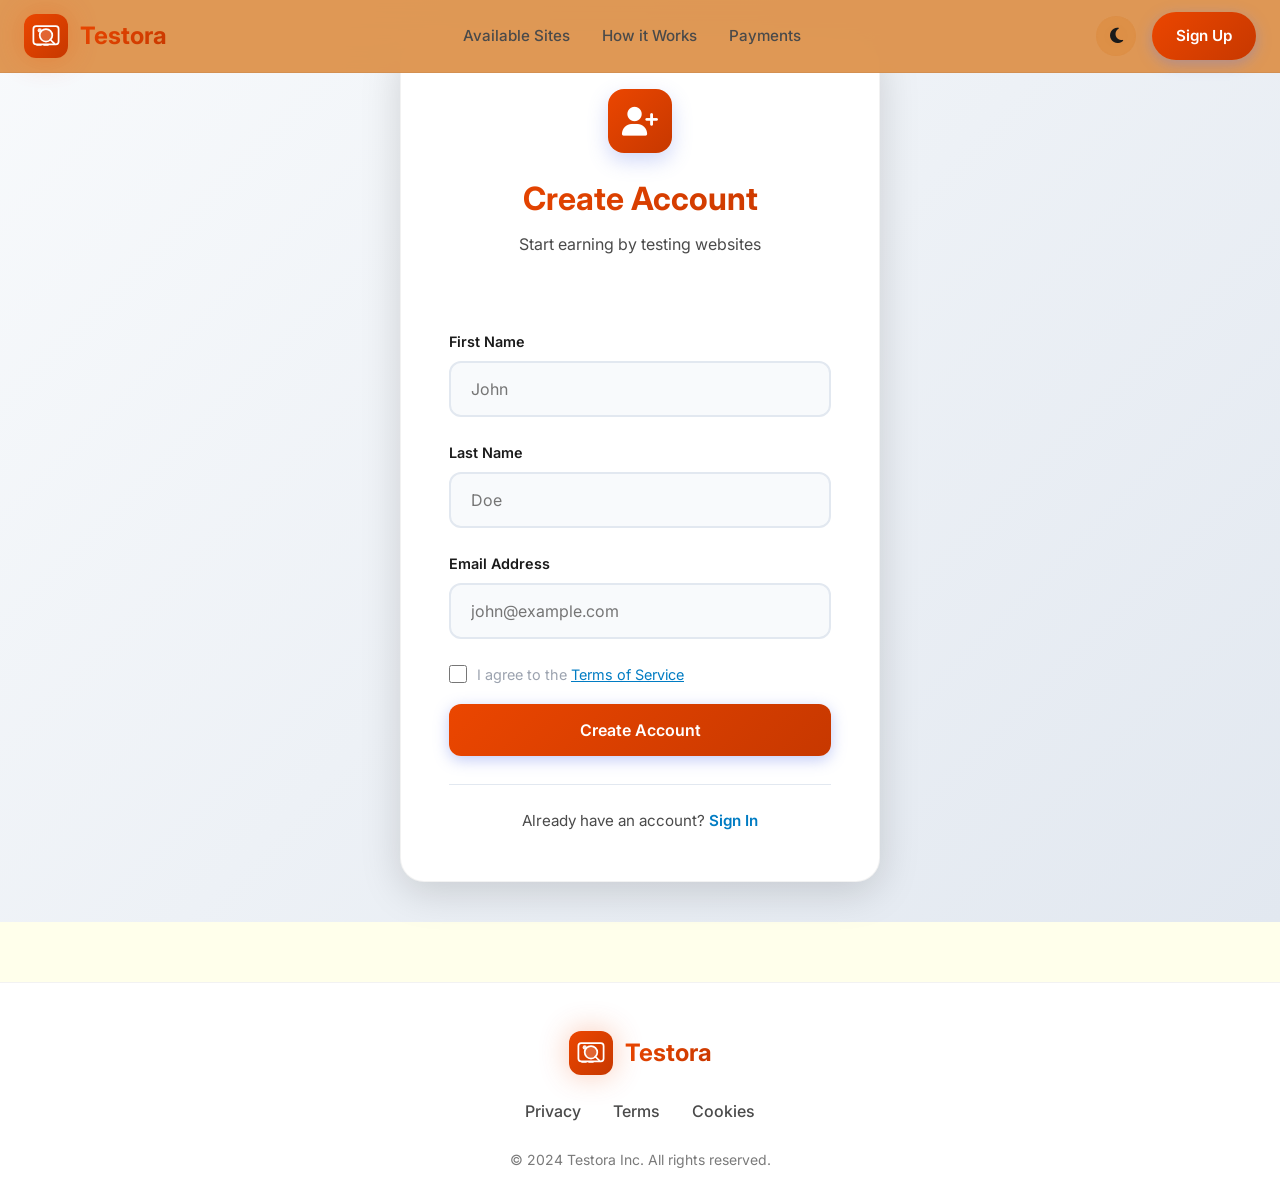
<file: register.html>
<!DOCTYPE html>
<html lang="en">
<head>
    <meta charset="UTF-8">
    <meta name="viewport" content="width=device-width, initial-scale=1.0">
    <title>Create Account - Testora</title>
    <link rel="preconnect" href="https://fonts.googleapis.com">
    <link rel="preconnect" href="https://fonts.gstatic.com" crossorigin>
    <link href="https://fonts.googleapis.com/css2?family=Inter:wght@400;500;600;700;800&display=swap" rel="stylesheet">
    <link rel="stylesheet" href="https://cdnjs.cloudflare.com/ajax/libs/font-awesome/6.4.0/css/all.min.css">
    <link rel="stylesheet" href="css/style.css">
</head>
<body class="page-transition">
    <nav class="navbar glass-nav">
        <div class="nav-container">
<a href="javascript:void(0)" class="logo">
                <div class="logo-icon">
                    <svg width="28" height="28" viewBox="0 0 40 40" fill="none" xmlns="http://www.w3.org/2000/svg">
                        <rect x="2" y="6" width="36" height="26" rx="4" stroke="white" stroke-width="2.5" fill="none"/>
                        <circle cx="20" cy="19" r="9" stroke="white" stroke-width="2.5" fill="rgba(255,255,255,0.2)"/>
                        <path d="M26 25L32 31" stroke="white" stroke-width="2.5" stroke-linecap="round"/>
                        <circle cx="11" cy="12" r="3" fill="white" opacity="0.9"/>
                        <rect x="6" y="32" width="8" height="2" rx="1" fill="white"/>
                        <rect x="16" y="32" width="8" height="2" rx="1" fill="white"/>
                    </svg>
                </div>
                <span class="logo-text">Testora</span>
            </a>
            <ul class="nav-links">
                <li><a href="available-sites.html" class="nav-link">Available Sites</a></li>
                <li><a href="how-it-works.html" class="nav-link">How it Works</a></li>
                <li><a href="payment.html" class="nav-link">Payments</a></li>
            </ul>
            <div class="nav-actions" id="navActions">
                <a href="register.html" class="btn btn-primary">Sign Up</a>
            </div>
            <button class="mobile-menu-btn" id="mobileMenuBtn"><i class="fas fa-bars"></i></button>
        </div>
    </nav>
    <div class="mobile-menu" id="mobileMenu">
        <a href="how-it-works.html" class="mobile-link">How it Works</a>
        <a href="payment.html" class="mobile-link">Payments</a>
        <div class="mobile-cta" id="mobileCta">
            <a href="register.html" class="btn btn-primary">Sign Up</a>
        </div>
    </div>

    <div class="auth-wrapper">
        <div class="auth-card">
            <div class="auth-header">
                <div class="auth-header-icon"><i class="fas fa-user-plus"></i></div>
                <h1>Create Account</h1>
                <p>Start earning by testing websites</p>
            </div>
            <div id="flashMessages" class="flash-messages"></div>
            <form id="registerForm">
                <div class="form-group">
                    <label class="form-label" for="first_name">First Name</label>
                    <input type="text" id="first_name" name="first_name" class="form-input" placeholder="John" required>
                </div>
                <div class="form-group">
                    <label class="form-label" for="last_name">Last Name</label>
                    <input type="text" id="last_name" name="last_name" class="form-input" placeholder="Doe" required>
                </div>
                <div class="form-group">
                    <label class="form-label" for="email">Email Address</label>
                    <input type="email" id="email" name="email" class="form-input" placeholder="john@example.com" required>
                </div>
                <div class="form-group" style="margin-bottom:10px;">
                    <label class="checkbox-label" style="display:flex;align-items:center;gap:10px;cursor:pointer;">
                        <input type="checkbox" id="terms" required style="width:18px;height:18px;accent-color:#017CC3;">
                        <span style="font-size:0.9rem;color:#9ca3af;">I agree to the <a href="terms.html" style="color:#017CC3;text-decoration:underline;">Terms of Service</a></span>
                    </label>
                </div>
                <button type="submit" class="btn-auth">Create Account</button>
            </form>
            <div class="auth-footer">
                Already have an account? <a href="register.html" style="color:#017CC3;">Sign In</a>
            </div>
        </div>
    </div>

    <footer class="footer">
        <div class="footer-container">
            <div class="footer-brand">
<a href="index.html" class="logo">
                    <div class="logo-icon">
                        <svg width="28" height="28" viewBox="0 0 40 40" fill="none" xmlns="http://www.w3.org/2000/svg">
                            <rect x="2" y="6" width="36" height="26" rx="4" stroke="white" stroke-width="2.5" fill="none"/>
                            <circle cx="20" cy="19" r="9" stroke="white" stroke-width="2.5" fill="rgba(255,255,255,0.2)"/>
                            <path d="M26 25L32 31" stroke="white" stroke-width="2.5" stroke-linecap="round"/>
                            <circle cx="11" cy="12" r="3" fill="white" opacity="0.9"/>
                            <rect x="6" y="32" width="8" height="2" rx="1" fill="white"/>
                            <rect x="16" y="32" width="8" height="2" rx="1" fill="white"/>
                        </svg>
                    </div>
                    <span class="logo-text">Testora</span>
                </a>
            </div>
            <div class="footer-links">
                <a href="privacy.html" class="footer-link">Privacy</a>
                <a href="terms.html" class="footer-link">Terms</a>
                <a href="cookies.html" class="footer-link">Cookies</a>
            </div>
            <div class="footer-copyright">© 2024 Testora Inc. All rights reserved.</div>
        </div>
    </footer>

<script src="js/theme.js"></script>
    <script src="js/animations.js"></script>
    <script type="module" src="js/app.js"></script>
    <script type="module" src="js/auth.js"></script>
</body>
</html>
</file>
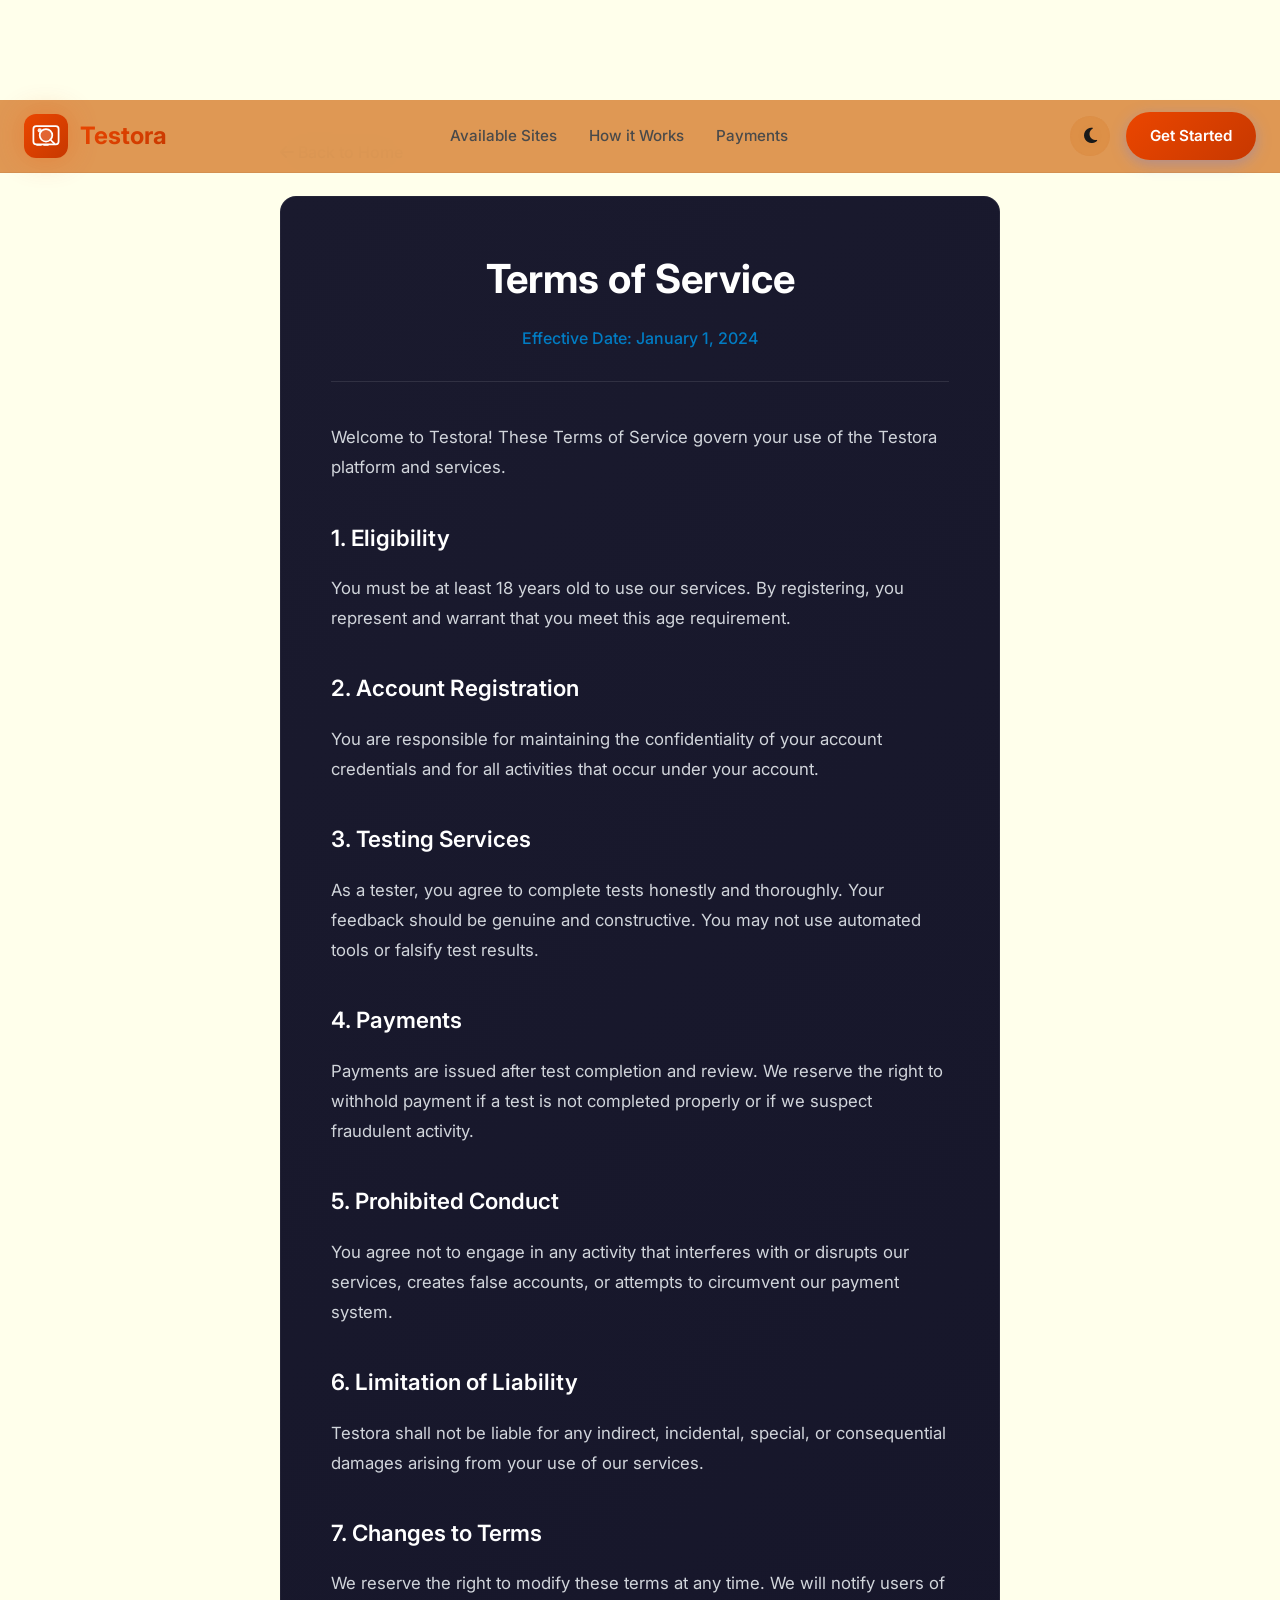
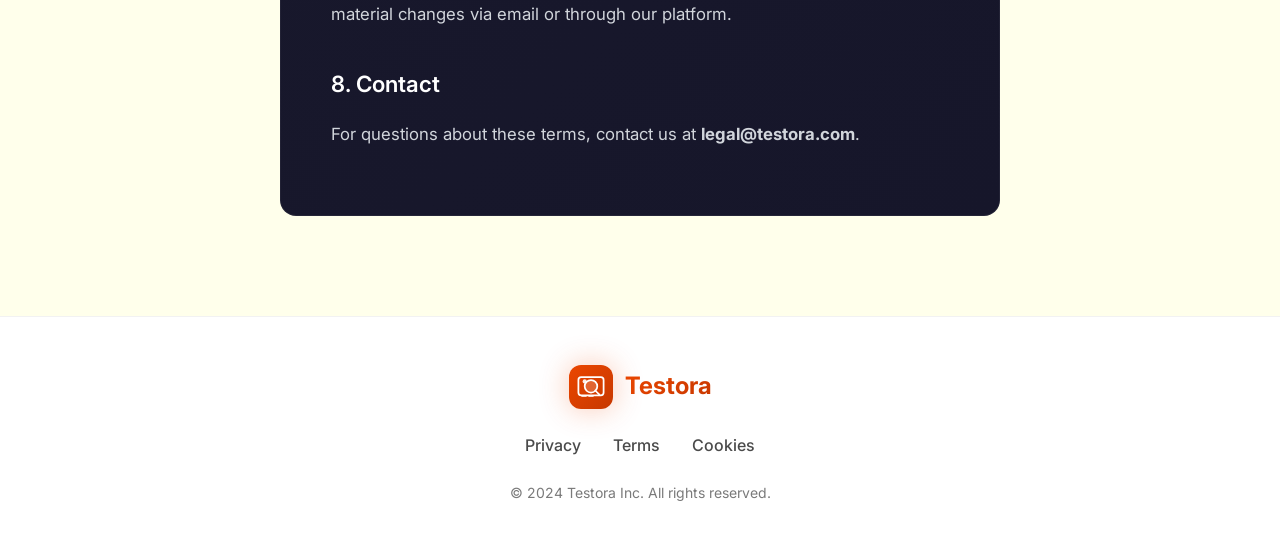
<file: terms.html>
<!DOCTYPE html>
<html lang="en">
<head>
    <meta charset="UTF-8">
    <meta name="viewport" content="width=device-width, initial-scale=1.0">
    <title>Terms of Service - Testora</title>
    <link rel="preconnect" href="https://fonts.googleapis.com">
    <link rel="preconnect" href="https://fonts.gstatic.com" crossorigin>
    <link href="https://fonts.googleapis.com/css2?family=Inter:wght@400;500;600;700;800&display=swap" rel="stylesheet">
    <link rel="stylesheet" href="https://cdnjs.cloudflare.com/ajax/libs/font-awesome/6.4.0/css/all.min.css">
    <link rel="stylesheet" href="css/style.css">
    <link rel="stylesheet" href="css/dashboard.css">
</head>
    <body class="page-transition">
    <nav class="navbar glass-nav">
        <div class="nav-container">
            <a href="javascript:void(0)" class="logo">
                <div class="logo-icon">
                    <svg width="28" height="28" viewBox="0 0 40 40" fill="none" xmlns="http://www.w3.org/2000/svg">
                        <rect x="2" y="6" width="36" height="26" rx="4" stroke="white" stroke-width="2.5" fill="none"/>
                        <circle cx="20" cy="19" r="9" stroke="white" stroke-width="2.5" fill="rgba(255,255,255,0.2)"/>
                        <path d="M26 25L32 31" stroke="white" stroke-width="2.5" stroke-linecap="round"/>
                        <circle cx="11" cy="12" r="3" fill="white" opacity="0.9"/>
                        <rect x="6" y="32" width="8" height="2" rx="1" fill="white"/>
                        <rect x="16" y="32" width="8" height="2" rx="1" fill="white"/>
                    </svg>
                </div>
                <span class="logo-text">Testora</span>
            </a>
            <ul class="nav-links">
                <li><a href="available-sites.html" class="nav-link">Available Sites</a></li>
                <li><a href="how-it-works.html" class="nav-link">How it Works</a></li>
                <li><a href="payment.html" class="nav-link">Payments</a></li>
            </ul>
<div class="nav-actions" id="navActions">
                <a href="register.html" class="btn btn-primary">Get Started</a>
            </div>
            <button class="mobile-menu-btn" id="mobileMenuBtn"><i class="fas fa-bars"></i></button>
        </div>
    </nav>
    <div class="mobile-menu" id="mobileMenu">
        <a href="how-it-works.html" class="mobile-link">How it Works</a>
        <a href="payment.html" class="mobile-link">Payments</a>
        <div class="mobile-cta" id="mobileCta">
            <a href="register.html" class="btn btn-primary">Get Started</a>
        </div>
    </div>

    <div class="legal-container">
        <a href="" class="back-link"><i class="fas fa-arrow-left"></i> Back to Home</a>
        <div class="legal-card">
            <div class="legal-header">
                <h1>Terms of Service</h1>
                <div class="effective-date">Effective Date: January 1, 2024</div>
            </div>
            <div class="legal-content">
                <p>Welcome to Testora! These Terms of Service govern your use of the Testora platform and services.</p>
                <h2>1. Eligibility</h2>
                <p>You must be at least 18 years old to use our services. By registering, you represent and warrant that you meet this age requirement.</p>
                <h2>2. Account Registration</h2>
                <p>You are responsible for maintaining the confidentiality of your account credentials and for all activities that occur under your account.</p>
                <h2>3. Testing Services</h2>
                <p>As a tester, you agree to complete tests honestly and thoroughly. Your feedback should be genuine and constructive. You may not use automated tools or falsify test results.</p>
                <h2>4. Payments</h2>
                <p>Payments are issued after test completion and review. We reserve the right to withhold payment if a test is not completed properly or if we suspect fraudulent activity.</p>
                <h2>5. Prohibited Conduct</h2>
                <p>You agree not to engage in any activity that interferes with or disrupts our services, creates false accounts, or attempts to circumvent our payment system.</p>
                <h2>6. Limitation of Liability</h2>
                <p>Testora shall not be liable for any indirect, incidental, special, or consequential damages arising from your use of our services.</p>
                <h2>7. Changes to Terms</h2>
                <p>We reserve the right to modify these terms at any time. We will notify users of material changes via email or through our platform.</p>
                <h2>8. Contact</h2>
                <p>For questions about these terms, contact us at <strong>legal@testora.com</strong>.</p>
            </div>
        </div>
    </div>

    <footer class="footer">
        <div class="footer-container">
            <div class="footer-brand">
                <a href="index.html" class="logo">
                    <div class="logo-icon">
                        <svg width="28" height="28" viewBox="0 0 40 40" fill="none" xmlns="http://www.w3.org/2000/svg">
                            <rect x="2" y="6" width="36" height="26" rx="4" stroke="white" stroke-width="2.5" fill="none"/>
                            <circle cx="20" cy="19" r="9" stroke="white" stroke-width="2.5" fill="rgba(255,255,255,0.2)"/>
                            <path d="M26 25L32 31" stroke="white" stroke-width="2.5" stroke-linecap="round"/>
                            <circle cx="11" cy="12" r="3" fill="white" opacity="0.9"/>
                            <rect x="6" y="32" width="8" height="2" rx="1" fill="white"/>
                            <rect x="16" y="32" width="8" height="2" rx="1" fill="white"/>
                        </svg>
                    </div>
                    <span class="logo-text">Testora</span>
                </a>
            </div>
            <div class="footer-links">
                <a href="privacy.html" class="footer-link">Privacy</a>
                <a href="terms.html" class="footer-link">Terms</a>
                <a href="cookies.html" class="footer-link">Cookies</a>
            </div>
            <div class="footer-copyright">© 2024 Testora Inc. All rights reserved.</div>
        </div>
    </footer>

    <script src="js/theme.js"></script>
    <script src="js/animations.js"></script>
    <script type="module" src="js/app.js"></script>
</body>
</html>
</file>
<file: css/style.css>
/* ============================================
   TESTORA - Main Stylesheet (GitHub Pages)
   ============================================ */

* { margin: 0; padding: 0; box-sizing: border-box; }

/* ─── LIGHT THEME (default) ──────────────── */
:root {
    --primary-gradient: linear-gradient(135deg, #EB4600 0%, #c73800 100%);
    --primary-gradient-hover: linear-gradient(135deg, #d54e00 0%, #b53000 100%);
    --accent-gradient: linear-gradient(135deg, #EB4600 0%, #FFFFEB 100%);
    --primary: #EB4600;
    --primary-dark: #c73800;
    --success: #10b981;
    --warning: #f59e0b;
    --danger: #ef4444;
    --bg-primary: #FFFFEB;
    --bg-secondary: #DD9047;
    --bg-dark: #1a1a2e;
    --bg-card: #DD9047;
    --text-primary: #1a1a1a;
    --text-secondary: #4a4a4a;
    --text-muted: #7a7a7a;
    --shadow-sm: 0 1px 3px rgba(0,0,0,0.08);
    --shadow-md: 0 4px 15px rgba(0,0,0,0.1);
    --shadow-lg: 0 10px 40px rgba(0,0,0,0.15);
    --shadow-glow: 0 0 30px rgba(235,70,0,0.3);
    --radius-sm: 8px;
    --radius-md: 12px;
    --radius-lg: 16px;
    --radius-xl: 24px;
    --radius-full: 50px;
    --transition-fast: 0.2s ease;
    --transition-normal: 0.3s ease;
    --transition-smooth: 0.4s cubic-bezier(0.4,0,0.2,1);
    --glass-bg: rgba(221,144,71,0.85);
    --glass-border: rgba(221,144,71,0.4);
    --glass-shadow: 0 8px 32px rgba(0,0,0,0.1);
    --navbar-bg: rgba(221,144,71,0.92);
    --card-bg: #ffffff;
    --hero-bg: linear-gradient(135deg, #f8fafc 0%, #e2e8f0 100%);
    --sites-bg: linear-gradient(180deg, #f8fafc 0%, #e2e8f0 100%);
    --auth-bg: linear-gradient(135deg, #f8fafc 0%, #e2e8f0 100%);
    --footer-bg: #ffffff;
    --footer-border: rgba(0,0,0,0.05);
    --input-bg: #f8fafc;
    --input-border: #e2e8f0;
    --site-card-bg: linear-gradient(135deg, #1a1a2e, #16162a);
    --site-card-border: rgba(255,255,255,0.05);
    --site-card-text: #fff;
    --progress-bg: #e2e8f0;
}

/* ─── DARK THEME ──────────────────────────── */
[data-theme="dark"] {
    --primary-gradient: linear-gradient(135deg, #ff6b35 0%, #EB4600 100%);
    --primary: #ff6b35;
    --primary-dark: #EB4600;
    --bg-primary: #0f0f1a;
    --bg-secondary: #1a1a2e;
    --bg-dark: #0a0a14;
    --bg-card: #1a1a2e;
    --text-primary: #e5e7eb;
    --text-secondary: #9ca3af;
    --text-muted: #6b7280;
    --shadow-sm: 0 1px 3px rgba(0,0,0,0.3);
    --shadow-md: 0 4px 15px rgba(0,0,0,0.4);
    --shadow-lg: 0 10px 40px rgba(0,0,0,0.5);
    --shadow-glow: 0 0 30px rgba(255,107,53,0.3);
    --glass-bg: rgba(26,26,46,0.85);
    --glass-border: rgba(255,255,255,0.08);
    --glass-shadow: 0 8px 32px rgba(0,0,0,0.3);
    --navbar-bg: rgba(15,15,26,0.95);
    --card-bg: #1a1a2e;
    --hero-bg: linear-gradient(135deg, #0f0f1a 0%, #1a1a2e 100%);
    --sites-bg: linear-gradient(180deg, #0f0f1a 0%, #1a1a2e 100%);
    --auth-bg: linear-gradient(135deg, #0f0f1a 0%, #1a1a2e 100%);
    --footer-bg: #0f0f1a;
    --footer-border: rgba(255,255,255,0.05);
    --input-bg: #1a1a2e;
    --input-border: #374151;
    --site-card-bg: linear-gradient(135deg, #1e1e3a, #16162a);
    --site-card-border: rgba(255,255,255,0.08);
    --site-card-text: #e5e7eb;
    --progress-bg: #374151;
}

body {
    font-family: 'Inter', -apple-system, BlinkMacSystemFont, 'Segoe UI', Roboto, sans-serif;
    background: var(--bg-primary);
    color: var(--text-primary);
    line-height: 1.6;
    overflow-x: hidden;
    transition: background var(--transition-normal), color var(--transition-normal);
}

/* ─── PAGE TRANSITIONS ─────────────────────── */
.page-transition {
    opacity: 0;
    transform: translateY(10px);
    transition: opacity 0.3s ease, transform 0.3s ease;
}
.page-visible {
    opacity: 1;
    transform: translateY(0);
}

/* ─── SCROLL REVEAL ────────────────────────── */
.reveal {
    opacity: 0;
    transform: translateY(30px);
    transition: opacity 0.6s ease, transform 0.6s ease;
}
.reveal.revealed {
    opacity: 1;
    transform: translateY(0);
}
.reveal.revealed-left {
    opacity: 1;
    transform: translateX(0);
}
.reveal-scale {
    opacity: 0;
    transform: scale(0.9);
    transition: opacity 0.6s ease, transform 0.6s ease;
}
.reveal-scale.revealed {
    opacity: 1;
    transform: scale(1);
}
.stagger-children > * {
    opacity: 0;
    transform: translateY(20px);
    transition: opacity 0.5s ease, transform 0.5s ease;
}
.stagger-children > *.revealed {
    opacity: 1;
    transform: translateY(0);
}

/* ─── ANIMATIONS ─────────────────────────── */
@keyframes float {
    0%, 100% { transform: translateY(0); }
    50% { transform: translateY(-10px); }
}
@keyframes pulse-glow {
    0%, 100% { box-shadow: 0 0 20px rgba(235,70,0,0.4); }
    50% { box-shadow: 0 0 40px rgba(235,70,0,0.6); }
}
@keyframes gradient-shift {
    0% { background-position: 0% 50%; }
    50% { background-position: 100% 50%; }
    100% { background-position: 0% 50%; }
}
@keyframes slide-up {
    from { opacity: 0; transform: translateY(30px); }
    to { opacity: 1; transform: translateY(0); }
}
@keyframes fade-in {
    from { opacity: 0; }
    to { opacity: 1; }
}
@keyframes scale-in {
    from { opacity: 0; transform: scale(0.9); }
    to { opacity: 1; transform: scale(1); }
}
.animate-slide-up { animation: slide-up 0.6s ease forwards; }

/* ─── GLASSMORPHISM ──────────────────────── */
.glass {
    background: var(--glass-bg);
    backdrop-filter: blur(20px);
    -webkit-backdrop-filter: blur(20px);
    border: 1px solid var(--glass-border);
    box-shadow: var(--glass-shadow);
}
.glass-card {
    background: var(--card-bg);
    backdrop-filter: blur(16px);
    -webkit-backdrop-filter: blur(16px);
    border: 1px solid var(--glass-border);
    border-radius: var(--radius-xl);
    box-shadow: var(--glass-shadow);
    transition: all var(--transition-normal);
}
.glass-card:hover {
    box-shadow: var(--shadow-lg);
    transform: translateY(-4px);
    border-color: var(--primary);
}
.glass-card::before {
    content: '';
    position: absolute;
    top: 0; left: 0; right: 0;
    height: 1px;
    background: linear-gradient(90deg, transparent, rgba(255,255,255,0.3), transparent);
}
.glass-nav {
    background: var(--navbar-bg);
    backdrop-filter: blur(20px);
    -webkit-backdrop-filter: blur(20px);
}

/* ─── THEME TOGGLE ──────────────────────────── */
.theme-toggle-btn {
    background: var(--glass-bg);
    border: 1px solid var(--glass-border);
    border-radius: var(--radius-full);
    width: 40px;
    height: 40px;
    display: flex;
    align-items: center;
    justify-content: center;
    cursor: pointer;
    color: var(--text-primary);
    font-size: 1.1rem;
    transition: all var(--transition-normal);
    backdrop-filter: blur(10px);
}
.theme-toggle-btn:hover {
    transform: scale(1.1);
    box-shadow: var(--shadow-glow);
    border-color: var(--primary);
}

/* ─── PROGRESS BARS ──────────────────────────── */
.progress-bar-container {
    width: 100%;
    margin: 16px 0;
}
.progress-bar-header {
    display: flex;
    justify-content: space-between;
    align-items: center;
    margin-bottom: 8px;
}
.progress-bar-label {
    font-size: 0.9rem;
    font-weight: 600;
    color: var(--text-primary);
}
.progress-label-value {
    font-size: 0.85rem;
    font-weight: 700;
    color: var(--primary);
}
.progress-track {
    width: 100%;
    height: 10px;
    background: var(--progress-bg);
    border-radius: var(--radius-full);
    overflow: hidden;
    position: relative;
}
.progress-fill {
    height: 100%;
    background: var(--primary-gradient);
    border-radius: var(--radius-full);
    width: 0%;
    transition: width 0.1s ease;
    position: relative;
}
.progress-fill::after {
    content: '';
    position: absolute;
    top: 0; left: 0; right: 0; bottom: 0;
    background: linear-gradient(90deg, transparent, rgba(255,255,255,0.3), transparent);
    animation: shimmer 2s infinite;
}
@keyframes shimmer {
    0% { transform: translateX(-100%); }
    100% { transform: translateX(100%); }
}

/* ─── FLOATING SHAPES ──────────────────────────── */
.floating-shapes {
    position: absolute;
    top: 0; left: 0;
    width: 100%; height: 100%;
    pointer-events: none;
    overflow: hidden;
    z-index: 0;
}
.shape {
    position: absolute;
    border-radius: 50%;
    opacity: 0.1;
    animation: float 6s ease-in-out infinite;
}
.shape-1 {
    width: 300px; height: 300px;
    background: var(--primary-gradient);
    top: -100px; right: -50px;
    animation-delay: 0s;
}
.shape-2 {
    width: 200px; height: 200px;
    background: linear-gradient(135deg, #667eea, #764ba2);
    bottom: 100px; left: -80px;
    animation-delay: -2s;
}
.shape-3 {
    width: 150px; height: 150px;
    background: linear-gradient(135deg, #f093fb, #f5576c);
    top: 50%; left: 50%;
    animation-delay: -4s;
}

/* ─── NAVBAR ──────────────────────────────── */
.navbar {
    background: var(--navbar-bg);
    backdrop-filter: blur(20px);
    -webkit-backdrop-filter: blur(20px);
    border-bottom: 1px solid var(--footer-border);
    position: fixed;
    top: 0; left: 0; right: 0;
    z-index: 1000;
    padding: 12px 0;
    transition: all var(--transition-normal);
}
.navbar.scrolled {
    background: var(--navbar-bg);
    box-shadow: var(--shadow-md);
}
.nav-container {
    max-width: 1280px;
    margin: 0 auto;
    padding: 0 24px;
    display: flex;
    align-items: center;
    justify-content: space-between;
}
.logo {
    display: flex;
    align-items: center;
    gap: 12px;
    text-decoration: none;
}
.logo-icon {
    width: 44px; height: 44px;
    background: var(--primary-gradient);
    border-radius: 12px;
    display: flex;
    align-items: center;
    justify-content: center;
    color: white;
    box-shadow: var(--shadow-glow);
    animation: pulse-glow 3s ease-in-out infinite;
    overflow: hidden;
}
.logo-text {
    font-weight: 700;
    font-size: 1.5rem;
    background: var(--primary-gradient);
    -webkit-background-clip: text;
    -webkit-text-fill-color: transparent;
    background-clip: text;
}
.nav-links {
    display: flex;
    align-items: center;
    gap: 32px;
    list-style: none;
}
.nav-link {
    text-decoration: none;
    color: var(--text-secondary);
    font-weight: 500;
    font-size: 0.95rem;
    transition: all var(--transition-fast);
    position: relative;
}
.nav-link::after {
    content: '';
    position: absolute;
    bottom: -4px; left: 0;
    width: 0; height: 2px;
    background: var(--primary-gradient);
    transition: width var(--transition-normal);
}
.nav-link:hover { color: var(--primary); }
.nav-link:hover::after { width: 100%; }

.nav-actions { display: flex; align-items: center; gap: 16px; }

/* ─── BUTTONS ─────────────────────────────── */
.btn {
    text-decoration: none;
    padding: 12px 24px;
    border-radius: var(--radius-full);
    font-weight: 600;
    font-size: 0.95rem;
    transition: all var(--transition-normal);
    cursor: pointer;
    display: inline-flex;
    align-items: center;
    justify-content: center;
    gap: 8px;
    border: none;
}
.btn-login {
    background: var(--primary-gradient);
    color: white;
    box-shadow: 0 2px 10px rgba(235,70,0,0.3);
}
.btn-login:hover {
    transform: translateY(-2px);
    box-shadow: 0 4px 25px rgba(235,70,0,0.4);
}
.btn-primary {
    background: var(--primary-gradient);
    color: white;
    box-shadow: 0 4px 15px rgba(102,126,234,0.4);
    position: relative;
    overflow: hidden;
}
.btn-primary::before {
    content: '';
    position: absolute;
    top: 0; left: -100%;
    width: 100%; height: 100%;
    background: linear-gradient(90deg, transparent, rgba(255,255,255,0.3), transparent);
    transition: left 0.5s;
}
.btn-primary:hover::before { left: 100%; }
.btn-primary:hover {
    transform: translateY(-3px);
    box-shadow: 0 8px 25px rgba(102,126,234,0.5);
}
.btn-secondary {
    background: var(--bg-card);
    color: var(--text-primary);
    border: 2px solid rgba(0,0,0,0.1);
}
.btn-secondary:hover {
    border-color: var(--primary);
    color: var(--primary);
    transform: translateY(-2px);
}
.btn-lg { padding: 16px 32px; font-size: 1.1rem; }

/* ─── USER MENU ───────────────────────────── */
.user-menu { position: relative; }
.user-avatar {
    display: flex;
    align-items: center;
    gap: 8px;
    background: linear-gradient(135deg, rgba(235,70,0,0.15), rgba(199,56,0,0.15));
    border: 2px solid rgba(235,70,0,0.3);
    border-radius: var(--radius-full);
    padding: 12px 20px;
    color: var(--primary);
    font-weight: 600;
    cursor: pointer;
    transition: all var(--transition-normal);
    white-space: nowrap;
    box-shadow: var(--shadow-sm);
}
.user-avatar:hover {
    background: var(--primary-gradient);
    color: white;
}
.user-avatar i { font-size: 0.8rem; transition: transform var(--transition-fast); }
.user-menu:hover .user-avatar i { transform: rotate(180deg); }
.user-dropdown {
    position: absolute;
    top: 100%; right: 0;
    min-width: 220px;
    background: var(--bg-card);
    border-radius: var(--radius-lg);
    box-shadow: var(--shadow-lg);
    border: 1px solid rgba(0,0,0,0.08);
    transition: all var(--transition-normal);
    z-index: 1001;
    overflow: hidden;
    opacity: 0;
    visibility: hidden;
}
.user-menu:hover .user-dropdown,
.user-dropdown.active {
    opacity: 1;
    visibility: visible;
}
.user-dropdown a {
    display: flex;
    align-items: center;
    gap: 12px;
    padding: 14px 20px;
    color: var(--text-primary);
    text-decoration: none;
    font-weight: 500;
    font-size: 0.95rem;
    transition: all var(--transition-fast);
    border-bottom: 1px solid rgba(0,0,0,0.03);
}
.user-dropdown a:last-child { border-bottom: none; }
.user-dropdown a:hover {
    background: linear-gradient(135deg, rgba(102,126,234,0.08), rgba(118,75,162,0.08));
    color: var(--primary);
    padding-left: 28px;
}
.user-initials { font-size: 1.1rem; font-weight: 700; min-width: 28px; }

/* ─── MOBILE MENU ─────────────────────────── */
.mobile-menu-btn {
    display: none;
    background: none;
    border: none;
    font-size: 1.5rem;
    cursor: pointer;
    color: var(--text-primary);
    padding: 8px;
}
.mobile-menu {
    display: none;
    position: fixed;
    top: 70px; left: 0; right: 0;
    background: rgba(221,144,71,0.98);
    backdrop-filter: blur(20px);
    padding: 24px;
    flex-direction: column;
    gap: 16px;
    box-shadow: var(--shadow-lg);
    border-bottom: 1px solid rgba(0,0,0,0.05);
    z-index: 999;
}
.mobile-menu.active { display: flex; }
.mobile-link {
    color: var(--text-secondary);
    text-decoration: none;
    font-size: 1.1rem;
    font-weight: 500;
    padding: 12px 0;
    border-bottom: 1px solid rgba(0,0,0,0.05);
    transition: color var(--transition-fast);
}
.mobile-link:hover { color: var(--primary); }
.mobile-cta {
    display: flex;
    flex-direction: column;
    gap: 12px;
    margin-top: 8px;
}
.mobile-cta .mobile-link {
    padding: 16px;
    background: var(--bg-primary);
    border-radius: var(--radius-md);
    border: 1px solid rgba(0,0,0,0.05);
    transition: all var(--transition-normal);
}

@media (max-width: 768px) {
    .nav-links, .nav-actions { display: none; }
    .mobile-menu-btn { display: block; }
}

/* ─── HERO SECTION ────────────────────────── */
.hero {
    position: relative;
    min-height: 100vh;
    display: flex;
    align-items: center;
    padding: 120px 24px 80px;
    overflow: hidden;
    background: var(--hero-bg);
}
.hero::before {
    content: '';
    position: absolute;
    top: -50%; right: -20%;
    width: 800px; height: 800px;
    background: radial-gradient(circle, rgba(102,126,234,0.15) 0%, transparent 70%);
    border-radius: 50%;
}
.hero::after {
    content: '';
    position: absolute;
    bottom: -30%; left: -10%;
    width: 600px; height: 600px;
    background: radial-gradient(circle, rgba(245,87,108,0.1) 0%, transparent 70%);
    border-radius: 50%;
}
.hero-content {
    max-width: 1280px;
    margin: 0 auto;
    width: 100%;
    display: grid;
    grid-template-columns: 1fr 1fr;
    gap: 60px;
    align-items: center;
    position: relative;
    z-index: 1;
}
.hero-text { opacity: 0; animation: slide-up 0.8s ease forwards; }
.badge {
    display: inline-flex;
    align-items: center;
    gap: 8px;
    background: var(--bg-card);
    border-radius: var(--radius-full);
    padding: 8px 16px;
    font-size: 0.875rem;
    font-weight: 600;
    color: var(--primary);
    margin-bottom: 24px;
    box-shadow: var(--shadow-sm);
}
.hero h1 {
    font-size: 3.5rem;
    font-weight: 800;
    line-height: 1.15;
    margin-bottom: 24px;
    color: var(--text-primary);
    letter-spacing: -0.02em;
    opacity: 0; animation: slide-up 0.6s ease forwards;
    animation-delay: 0.2s;
}
.hero h1 span {
    background: var(--primary-gradient);
    -webkit-background-clip: text;
    -webkit-text-fill-color: transparent;
    background-clip: text;
}
.hero p {
    font-size: 1.25rem;
    color: var(--text-secondary);
    margin-bottom: 32px;
    line-height: 1.7;
    opacity: 0; animation: slide-up 0.6s ease forwards;
    animation-delay: 0.3s;
}
.hero-buttons {
    display: flex;
    gap: 16px;
    flex-wrap: wrap;
    opacity: 0; animation: slide-up 0.6s ease forwards;
    animation-delay: 0.4s;
}
.hero-visual {
    position: relative;
    animation: scale-in 0.8s ease forwards;
    animation-delay: 0.3s;
    opacity: 0;
}
.hero-card {
    background: var(--card-bg);
    border-radius: var(--radius-xl);
    box-shadow: var(--shadow-lg);
    overflow: hidden;
    border: 1px solid var(--footer-border);
}
.hero-card-image {
    width: 100%; height: 220px;
    background: linear-gradient(135deg, #667eea 0%, #764ba2 50%, #f093fb 100%);
    display: flex;
    align-items: center;
    justify-content: center;
    position: relative;
    overflow: hidden;
}
.hero-card-image::before {
    content: '';
    position: absolute;
    width: 200%; height: 200%;
    background: repeating-linear-gradient(45deg, transparent, transparent 20px, rgba(255,255,255,0.1) 20px, rgba(255,255,255,0.1) 40px);
    animation: gradient-shift 10s linear infinite;
}
.hero-card-icon {
    width: 80px; height: 80px;
    background: white;
    border-radius: 20px;
    display: flex; align-items: center; justify-content: center;
    font-size: 2.5rem;
    color: var(--primary);
    box-shadow: var(--shadow-md);
    z-index: 1;
}
.hero-card-body { padding: 24px; }
.hero-card-stats {
    display: grid;
    grid-template-columns: repeat(3, 1fr);
    gap: 16px; margin-top: 16px;
}
.hero-stat { text-align: center; padding: 16px; background: var(--bg-primary); border-radius: var(--radius-md); }
.hero-stat-value { font-size: 1.5rem; font-weight: 700; color: var(--primary); }
.hero-stat-label { font-size: 0.75rem; color: var(--text-muted); text-transform: uppercase; letter-spacing: 0.05em; }

.floating-badge {
    position: absolute;
    background: var(--card-bg);
    border-radius: var(--radius-lg);
    padding: 16px 20px;
    box-shadow: var(--shadow-lg);
    display: flex;
    align-items: center;
    gap: 12px;
    animation: float 4s ease-in-out infinite;
}
.floating-badge-1 { top: 20px; right: -20px; }
.floating-badge-2 { bottom: 40px; left: -30px; animation-delay: -2s; }
.floating-badge-icon {
    width: 40px; height: 40px;
    border-radius: 10px;
    display: flex; align-items: center; justify-content: center;
    font-size: 1.2rem; color: white;
}
.floating-badge-icon.green { background: var(--teal-gradient); }
.floating-badge-icon.purple { background: var(--primary-gradient); }
.floating-badge-text { font-weight: 600; font-size: 0.9rem; }
.floating-badge-sub { font-size: 0.75rem; color: var(--text-muted); }

@media (max-width: 968px) {
    .hero-content { grid-template-columns: 1fr; text-align: center; }
    .hero h1 { font-size: 2.5rem; }
    .hero-buttons { justify-content: center; }
    .hero-visual { display: none; }
}

/* ─── MAIN ────────────────────────────────── */
main { min-height: calc(100vh - 200px); padding-top: 80px; }

/* ─── FLASH MESSAGES ──────────────────────── */
.flash-messages { margin-bottom: 24px; }
.flash-message {
    padding: 14px 18px;
    border-radius: var(--radius-md);
    margin-bottom: 12px;
    font-size: 0.9rem;
    display: flex;
    align-items: center;
    gap: 10px;
    animation: slide-up 0.3s ease;
}
.flash-message.success {
    background: linear-gradient(135deg, #d1fae5, #a7f3d0);
    color: #065f46;
    border: 1px solid #6ee7b7;
}
.flash-message.error {
    background: linear-gradient(135deg, #fee2e2, #fecaca);
    color: #991b1b;
    border: 1px solid #fca5a5;
}
.flash-message.info {
    background: linear-gradient(135deg, #dbeafe, #bfdbfe);
    color: #1e40af;
    border: 1px solid #93c5fd;
}

/* ─── FOOTER ──────────────────────────────── */
.footer {
    background: var(--footer-bg);
    border-top: 1px solid var(--footer-border);
    padding: 48px 24px 32px;
    margin-top: 60px;
}
.footer-container {
    max-width: 1200px;
    margin: 0 auto;
    display: flex;
    flex-direction: column;
    align-items: center;
    gap: 24px;
}
.footer-links { display: flex; gap: 32px; flex-wrap: wrap; justify-content: center; }
.footer-link {
    color: var(--text-secondary);
    text-decoration: none;
    font-weight: 500;
    transition: color var(--transition-fast);
}
.footer-link:hover { color: var(--primary); }
.footer-copyright { color: var(--text-muted); font-size: 0.875rem; }

/* ─── SITES PAGE ──────────────────────────── */
.sites-wrapper {
    padding: 40px 24px;
    background: var(--sites-bg);
    min-height: calc(100vh - 80px);
    position: relative;
}
.sites-header { text-align: center; margin-bottom: 48px; }
.sites-header h1 {
    font-size: 2.5rem;
    font-weight: 800;
    margin-bottom: 12px;
    background: var(--primary-gradient);
    -webkit-background-clip: text;
    -webkit-text-fill-color: transparent;
    background-clip: text;
}
.sites-header p { color: var(--text-secondary); font-size: 1.1rem; }
.sites-grid {
    display: grid;
    grid-template-columns: repeat(auto-fill, minmax(300px, 1fr));
    gap: 24px;
    max-width: 1200px;
    margin: 0 auto;
}
.site-card.hero-card {
    background: white;
    border-radius: var(--radius-xl);
    overflow: hidden;
    border: 1px solid rgba(0,0,0,0.05);
    box-shadow: var(--shadow-lg);
    transition: all var(--transition-normal);
    animation: slide-up 0.5s ease forwards;
    opacity: 0;
}
.site-card.hero-card:hover {
    transform: translateY(-8px);
    box-shadow: 0 20px 40px rgba(102,126,234,0.2);
}
.site-card .hero-card-icon {
    width: 64px; height: 64px;
    background: white; border-radius: 16px;
    display: flex; align-items: center; justify-content: center;
    font-size: 1.8rem; color: #667eea;
    box-shadow: var(--shadow-md); z-index: 1;
}
.site-card .hero-card-body { padding: 24px; }
.site-card .site-header {
    display: flex;
    justify-content: space-between;
    align-items: center;
    margin-bottom: 16px;
}
.site-card .site-name { font-size: 1.2rem; font-weight: 700; color: var(--text-primary); }
.site-status {
    display: flex;
    align-items: center;
    gap: 6px;
    color: var(--success);
    font-size: 0.85rem;
    font-weight: 600;
    background: linear-gradient(135deg, #d1fae5, #a7f3d0);
    padding: 4px 12px;
    border-radius: var(--radius-full);
}
.status-dot {
    width: 6px; height: 6px;
    background: var(--success);
    border-radius: 50%;
    animation: pulse-glow 2s ease-in-out infinite;
}
.site-pay {
    font-size: 1.75rem;
    font-weight: 800;
    background: linear-gradient(135deg, #667eea 0%, #764ba2 50%, #f093fb 100%);
    -webkit-background-clip: text;
    -webkit-text-fill-color: transparent;
    background-clip: text;
    margin-bottom: 20px;
}
.site-pay span { font-size: 0.9rem; color: var(--text-muted); font-weight: 400; }
.btn-test {
    display: block; width: 100%;
    padding: 14px;
    background: linear-gradient(135deg, rgba(235,70,0,0.15), rgba(255,255,235,0.9));
    color: var(--text-primary);
    text-align: center;
    text-decoration: none;
    border-radius: var(--radius-md);
    font-weight: 600;
    transition: all var(--transition-normal);
    box-shadow: 0 2px 10px rgba(235,70,0,0.2);
    border: 1px solid rgba(235,70,0,0.3);
    cursor: pointer;
}
.btn-test:hover {
    transform: translateY(-2px);
    box-shadow: 0 8px 25px rgba(235,70,0,0.4);
}

/* ─── MODALS ──────────────────────────────── */
.modal-overlay {
    display: none;
    position: fixed;
    inset: 0;
    width: 100%;
    height: 100%;
    background: rgba(0,0,0,0.6);
    backdrop-filter: blur(4px);
    z-index: 2000;

    justify-content: center;
    align-items: center;

    padding: 24px;
}

.modal-overlay.active {
    display: flex;
    animation: fade-in 0.3s ease;
}

.modal-content {
    background: white;
    border-radius: var(--radius-xl);
    padding: 40px;
    max-width: 500px;
    width: 100%;
    position: relative;
    animation: scale-in 0.3s ease;
    box-shadow: var(--shadow-lg);

    max-height: 90vh;
    overflow-y: auto;
}

.modal-close {
    position: absolute;
    top: 16px;
    right: 16px;
    background: none;
    border: none;
    font-size: 1.5rem;
    color: var(--text-muted);
    cursor: pointer;
    transition: color var(--transition-fast);
    width: 36px;
    height: 36px;
    border-radius: 50%;
    display: flex;
    align-items: center;
    justify-content: center;
}

.modal-close:hover {
    color: var(--text-primary);
    background: var(--bg-card);
}

.modal-title {
    font-size: 1.5rem;
    font-weight: 700;
    text-align: center;
    margin-bottom: 8px;
    color: var(--text-primary);
}

.modal-subtitle {
    text-align: center;
    color: var(--text-secondary);
    margin-bottom: 32px;
}

.modal-instructions {
    color: var(--text-secondary);
    line-height: 1.8;
    margin-bottom: 28px;
    padding-left: 0;
    list-style: none;
}

.modal-instructions li {
    margin-bottom: 14px;
    padding-left: 28px;
    position: relative;
}

.modal-instructions li::before {
    content: "✓";
    position: absolute;
    left: 0;
    color: var(--success);
    font-weight: bold;
}

/* Raise instructions modal higher on the screen */
#instructionsModal .modal-content {
    transform: translateY(-80px);
}

.modal-buttons {
    display: flex;
    gap: 12px;
}

.btn-proceed {
    flex: 1;
    padding: 14px 24px;
    background: var(--primary-gradient);
    color: white;
    border: none;
    border-radius: var(--radius-md);
    font-weight: 600;
    cursor: pointer;
    transition: all var(--transition-normal);
    box-shadow: 0 4px 15px rgba(102,126,234,0.3);
}

.btn-proceed:hover {
    transform: translateY(-2px);
    box-shadow: 0 8px 25px rgba(102,126,234,0.4);
}

.btn-cancel {
    flex: 1;
    padding: 14px 24px;
    background: transparent;
    color: var(--text-secondary);
    border: 2px solid #e2e8f0;
    border-radius: var(--radius-md);
    font-weight: 600;
    cursor: pointer;
    transition: all var(--transition-normal);
}

.btn-cancel:hover {
    border-color: var(--text-primary);
    color: var(--text-primary);
}

/* Mobile phones */
@media (max-width: 768px) {
    .modal-overlay {
        padding: 18px;
        align-items: center;
    }

    .modal-content {
        width: 100%;
        max-width: 420px;
        max-height: 85vh;
        overflow-y: auto;
        padding: 28px 22px;

        /* Move popup higher on the screen */
        transform: translateY(-70px);
    }

    .modal-title {
        font-size: 1.35rem;
    }

    .modal-buttons {
        flex-direction: column;
    }

    .btn-proceed,
    .btn-cancel {
        width: 100%;
    }
}
/* ─── PAYMENT OPTIONS ─────────────────────── */
.payment-options { display: flex; flex-direction: column; gap: 12px; }
.payment-option {
    display: flex; align-items: center; gap: 16px;
    padding: 16px;
    background: var(--bg-primary);
    border-radius: var(--radius-md);
    cursor: pointer;
    transition: all var(--transition-normal);
    border: 2px solid transparent;
}
.payment-option:hover { background: var(--bg-card); border-color: var(--primary); transform: translateX(4px); }
.payment-icon {
    width: 48px; height: 48px;
    border-radius: 12px;
    display: flex; align-items: center; justify-content: center;
    font-size: 1.3rem; color: white;
}
.payment-icon.mpesa { background: linear-gradient(135deg, #00a651, #007f3f); }
.payment-icon.paypal { background: linear-gradient(135deg, #003087, #009cde); }
.payment-icon.stripe { background: linear-gradient(135deg, #635bff, #a259ff); }
.payment-icon.payoneer { background: linear-gradient(135deg, #ff4800, #ff6b2b); }
.payment-icon.crypto { background: linear-gradient(135deg, #f7931a, #ffc107); }
.payment-info { flex: 1; }
.payment-name { font-weight: 600; color: var(--text-primary); }
.payment-desc { font-size: 0.8rem; color: var(--text-muted); }
.payment-arrow { color: var(--text-muted); }

/* ─── WARNING MODAL ───────────────────────── */
.warning-icon {
    width: 80px; height: 80px;
    background: linear-gradient(135deg, #fee2e2, #fecaca);
    border-radius: 50%;
    display: flex; align-items: center; justify-content: center;
    margin: 0 auto 20px;
    font-size: 2rem; color: var(--danger);
}
.btn-warning {
    width: 100%; padding: 14px;
    background: var(--primary-gradient);
    color: white; border: none;
    border-radius: var(--radius-md);
    font-size: 1rem; font-weight: 600; cursor: pointer;
    transition: all var(--transition-normal);
}
.btn-warning:hover { transform: translateY(-2px); box-shadow: 0 8px 20px rgba(102,126,234,0.4); }

/* ─── HOW IT WORKS ────────────────────────── */
.how-it-works-wrapper {
    background: var(--sites-bg);
    min-height: calc(100vh - 80px);
}
.how-it-works-hero { text-align: center; padding: 80px 24px 40px; }
.how-it-works-hero h1 {
    font-size: 3rem;
    font-weight: 800;
    margin-bottom: 16px;
    background: var(--primary-gradient);
    -webkit-background-clip: text;
    -webkit-text-fill-color: transparent;
    background-clip: text;
}
.how-it-works-hero p { font-size: 1.2rem; color: var(--text-secondary); max-width: 600px; margin: 0 auto; }
.content-section { max-width: 900px; margin: 0 auto; padding: 40px 24px 80px; }
.info-card {
    background: var(--card-bg);
    border-radius: var(--radius-xl);
    padding: 48px;
    box-shadow: var(--shadow-md);
    border: 1px solid var(--footer-border);
    margin-bottom: 40px;
}
.info-card h2 { font-size: 1.8rem; margin-bottom: 20px; color: var(--text-primary); display: flex; align-items: center; gap: 12px; }
.info-card p { color: var(--text-secondary); line-height: 1.8; font-size: 1.05rem; }
.highlight {
    background: linear-gradient(135deg, rgba(102,126,234,0.15), rgba(118,75,162,0.15));
    padding: 2px 8px; border-radius: 4px;
    color: var(--primary-dark); font-weight: 600;
}
.process-steps { margin-top: 40px; }
.process-step {
    display: flex; align-items: flex-start; gap: 24px;
    margin-bottom: 36px; padding: 24px;
    background: var(--bg-primary);
    border-radius: var(--radius-lg);
    transition: all var(--transition-normal);
}
.process-step:hover { background: var(--card-bg); box-shadow: var(--shadow-md); transform: translateX(8px); }
.step-icon {
    width: 64px; height: 64px;
    background: var(--primary-gradient);
    border-radius: 16px;
    display: flex; align-items: center; justify-content: center;
    font-size: 1.5rem; color: white; flex-shrink: 0;
}
.step-content h3 { font-size: 1.3rem; margin-bottom: 8px; color: var(--text-primary); }
.step-content p { color: var(--text-secondary); line-height: 1.6; margin: 0; }

/* ─── FAQ ──────────────────────────────────── */
.faq-section { margin-top: 60px; }
.faq-section h2 { font-size: 2.2rem; text-align: center; margin-bottom: 40px; color: var(--text-primary); }
.faq-item {
    background: var(--card-bg);
    border-radius: var(--radius-lg);
    padding: 28px;
    margin-bottom: 20px;
    border: 1px solid var(--footer-border);
    transition: all var(--transition-normal);
}
.faq-item:hover { box-shadow: var(--shadow-md); border-color: rgba(102,126,234,0.2); }
.faq-question { font-size: 1.1rem; font-weight: 600; color: var(--text-primary); margin-bottom: 12px; display: flex; align-items: center; gap: 12px; }
.faq-question i { color: var(--primary); }
.faq-answer { color: var(--text-secondary); line-height: 1.7; padding-left: 32px; }

/* ─── CTA ──────────────────────────────────── */
.cta-section {
    text-align: center;
    padding: 60px 24px;
    margin-top: 40px;
    background: var(--card-bg);
    border-radius: var(--radius-xl);
    box-shadow: var(--shadow-md);
}
.cta-section h2 { font-size: 2rem; margin-bottom: 12px; color: var(--text-primary); }
.cta-section p { color: var(--text-secondary); margin-bottom: 28px; font-size: 1.1rem; }

/* ─── FORM STYLES ──────────────────────────── */
.form-group { margin-bottom: 24px; }
.form-label { display: block; font-weight: 600; color: var(--text-primary); margin-bottom: 8px; font-size: 0.9rem; }
.form-input {
    width: 100%;
    padding: 16px 20px;
    border: 2px solid var(--input-border);
    border-radius: var(--radius-md);
    font-size: 1rem;
    transition: all var(--transition-normal);
    background: var(--input-bg);
    font-family: 'Inter', sans-serif;
    color: var(--text-primary);
}
.form-input:focus {
    outline: none;
    border-color: var(--primary);
    background: var(--card-bg);
    box-shadow: 0 0 0 4px rgba(102,126,234,0.1);
}
.form-input.error { border-color: var(--danger); }
.form-error { color: var(--danger); font-size: 0.8rem; margin-top: 4px; display: block; }
.form-hint { color: var(--text-muted); font-size: 0.8rem; margin-top: 6px; display: block; }
.form-row { display: grid; grid-template-columns: 1fr 1fr; gap: 16px; }
@media (max-width: 480px) { .form-row { grid-template-columns: 1fr; } }

/* ─── AUTH PAGES ───────────────────────────── */
.auth-wrapper {
    min-height: calc(100vh - 80px);
    display: flex;
    align-items: center;
    justify-content: center;
    padding: 40px 24px;
    position: relative;
    background: var(--auth-bg);
}
.auth-card {
    background: var(--card-bg);
    border-radius: var(--radius-xl);
    box-shadow: var(--shadow-lg);
    padding: 48px;
    width: 100%;
    max-width: 480px;
    position: relative;
    z-index: 1;
    border: 1px solid var(--footer-border);
}
.auth-header { text-align: center; margin-bottom: 36px; }
.auth-header h1 {
    font-size: 2rem;
    font-weight: 700;
    margin-bottom: 8px;
    background: var(--primary-gradient);
    -webkit-background-clip: text;
    -webkit-text-fill-color: transparent;
    background-clip: text;
}
.auth-header p { color: var(--text-secondary); font-size: 1rem; }
.auth-header-icon {
    width: 64px; height: 64px;
    background: var(--primary-gradient);
    border-radius: 16px;
    display: flex; align-items: center; justify-content: center;
    margin: 0 auto 20px;
    font-size: 1.8rem; color: white;
    box-shadow: 0 8px 20px rgba(102,126,234,0.3);
}
.btn-auth {
    width: 100%; padding: 16px;
    background: var(--primary-gradient);
    color: white; border: none;
    border-radius: var(--radius-md);
    font-size: 1rem; font-weight: 600; cursor: pointer;
    transition: all var(--transition-normal);
    box-shadow: 0 4px 15px rgba(102,126,234,0.4);
    margin-top: 8px;
    font-family: 'Inter', sans-serif;
}
.btn-auth:hover { transform: translateY(-2px); box-shadow: 0 8px 25px rgba(102,126,234,0.5); }
.form-links { display: flex; justify-content: space-between; margin-top: 20px; flex-wrap: wrap; gap: 12px; }
.form-link { color: var(--primary); text-decoration: none; font-size: 0.9rem; font-weight: 500; }
.form-link:hover { color: var(--primary-dark); text-decoration: underline; }
.auth-footer { text-align: center; margin-top: 28px; padding-top: 24px; border-top: 1px solid var(--input-border); color: var(--text-secondary); font-size: 0.95rem; }
.auth-footer a { color: var(--primary); text-decoration: none; font-weight: 600; }
.auth-footer a:hover { color: var(--primary-dark); }

/* ─── CHECKBOX ─────────────────────────────── */
.checkbox-group { display: flex; align-items: flex-start; gap: 12px; margin-bottom: 24px; }
.checkbox-group input { width: 20px; height: 20px; accent-color: var(--primary); margin-top: 2px; cursor: pointer; }
.checkbox-group label { color: var(--text-secondary); font-size: 0.875rem; line-height: 1.5; cursor: pointer; }
.checkbox-group label a { color: var(--primary); text-decoration: none; font-weight: 500; }

/* ─── DASHBOARD ────────────────────────────── */
.home-wrapper { max-width: 1200px; margin: 0 auto; padding: 40px 24px; }
.dashboard-header { text-align: center; margin-bottom: 48px; }
.welcome-badge {
    display: inline-block;
    background: var(--primary-gradient);
    color: white;
    padding: 8px 20px;
    border-radius: var(--radius-full);
    font-size: 0.875rem;
    font-weight: 600;
    margin-bottom: 16px;
    box-shadow: 0 4px 15px rgba(102,126,234,0.3);
}
.dashboard-header h1 { font-size: 2.5rem; font-weight: 700; margin-bottom: 12px; color: var(--text-primary); }
.dashboard-header p { font-size: 1.1rem; color: var(--text-secondary); max-width: 600px; margin: 0 auto; }
.dashboard-stats {
    display: grid;
    grid-template-columns: repeat(auto-fit, minmax(240px, 1fr));
    gap: 24px;
    margin-bottom: 40px;
}
.stat-card {
    background: var(--card-bg);
    border-radius: var(--radius-xl);
    padding: 32px;
    text-align: center;
    box-shadow: var(--shadow-md);
    border: 1px solid var(--footer-border);
    transition: all var(--transition-normal);
    position: relative;
    overflow: hidden;
}
.stat-card::before {
    content: '';
    position: absolute; top: 0; left: 0; right: 0; height: 4px;
    background: var(--primary-gradient);
}
.stat-card:hover { transform: translateY(-8px); box-shadow: var(--shadow-lg); }
.stat-icon {
    width: 60px; height: 60px;
    background: linear-gradient(135deg, rgba(102,126,234,0.1), rgba(118,75,162,0.1));
    border-radius: 16px;
    display: flex; align-items: center; justify-content: center;
    margin: 0 auto 16px;
    font-size: 1.5rem; color: var(--primary);
}
.stat-value {
    font-size: 2.5rem;
    font-weight: 800;
    background: var(--primary-gradient);
    -webkit-background-clip: text;
    -webkit-text-fill-color: transparent;
    background-clip: text;
    margin-bottom: 4px;
}
.stat-label { color: var(--text-secondary); font-size: 0.95rem; font-weight: 500; }
.btn-start {
    display: inline-block;
    background: var(--primary-gradient);
    color: white;
    padding: 18px 48px;
    border-radius: var(--radius-full);
    font-size: 1.1rem;
    font-weight: 600;
    text-decoration: none;
    transition: all var(--transition-normal);
    box-shadow: 0 8px 25px rgba(102,126,234,0.4);
}
.btn-start:hover { transform: translateY(-4px); box-shadow: 0 12px 35px rgba(102,126,234,0.5); }
/* ─── COOKIE BANNER ────────────────────────── */
.cookie-banner {
    display: none;
    position: fixed;
    bottom: 0; left: 0; right: 0;
    background: linear-gradient(135deg, #1a1a2e, #16162a);
    border-top: 1px solid rgba(1,124,195,0.3);
    padding: 24px;
    z-index: 1000;
    box-shadow: 0 -10px 40px rgba(0,0,0,0.5);
}
.cookie-banner.show { display: block; }
.cookie-banner-content {
    max-width: 1200px;
    margin: 0 auto;
    display: flex;
    align-items: center;
    justify-content: space-between;
    gap: 24px;
}
.cookie-banner-text h3 { color: #FFE9D2; font-size: 1.1rem; margin-bottom: 8px; }
.cookie-banner-text p { color: #9ca3af; font-size: 0.9rem; margin: 0; }
.cookie-banner-actions { display: flex; align-items: center; gap: 16px; flex-shrink: 0; }
.cookie-checkbox-wrapper { display: flex; align-items: center; gap: 8px; color: #e5e7eb; font-size: 0.9rem; }
.cookie-checkbox-wrapper input[type="checkbox"] { width: 18px; height: 18px; accent-color: #017CC3; cursor: pointer; }
.cookie-checkbox-wrapper label { cursor: pointer; color: #e5e7eb; }
.btn-accept-cookies {
    padding: 10px 24px;
    background: #017CC3;
    color: white; border: none;
    border-radius: 8px;
    font-size: 0.9rem; font-weight: 600; cursor: pointer;
    transition: background 0.3s;
}
.btn-accept-cookies:hover { background: #015a8f; }
.btn-accept-cookies:disabled { background: #4b5563; cursor: not-allowed; }

/* ─── RESPONSIVE ───────────────────────────── */
@media (max-width: 768px) {
    .hero { padding: 100px 20px 60px; }
    .hero h1 { font-size: 2.2rem; }
    .hero p { font-size: 1rem; }
    .auth-card { padding: 32px 24px; }
    .dashboard-header h1 { font-size: 2rem; }
    .stat-card { padding: 24px; }
    .stat-value { font-size: 2rem; }
    .how-it-works-hero h1 { font-size: 2.2rem; }
    .info-card { padding: 28px; }
    .process-step { flex-direction: column; gap: 16px; }
    .step-icon { width: 56px; height: 56px; }
}

/* ─── UTILITY ──────────────────────────────── */
.text-center { text-align: center; }
.hidden { display: none; }
.error-message { text-align: center; padding: 40px; color: var(--danger); font-weight: 600; }

/* Flash Messages */
.flash-messages { margin-bottom: 16px; min-height: 20px; }
.flash {
    padding: 12px 16px;
    border-radius: 8px;
    font-size: 0.9rem;
    font-weight: 500;
    animation: fadeIn 0.3s ease;
}
.flash-success {
    background: rgba(16, 185, 129, 0.15);
    color: #10b981;
    border: 1px solid rgba(16, 185, 129, 0.3);
}
.flash-error {
    background: rgba(239, 68, 68, 0.15);
    color: #ef4444;
    border: 1px solid rgba(239, 68, 68, 0.3);
}
@keyframes fadeIn {
    from { opacity: 0; transform: translateY(-10px); }
    to { opacity: 1; transform: translateY(0); }
}

/* Site Cards */
.site-card {
    background: var(--site-card-bg);
    border: 1px solid var(--site-card-border);
    border-radius: 16px;
    padding: 24px;
    transition: transform 0.3s, box-shadow 0.3s;
    position: relative;
}
.site-card:hover {
    transform: translateY(-5px);
    box-shadow: 0 10px 30px rgba(102, 126, 234, 0.2);
}
.site-card .site-info h3 {
    color: var(--site-card-text);
    font-size: 1.3rem;
    margin-bottom: 8px;
}
.site-card .site-info .site-pay {
    color: #10b981;
    font-weight: 700;
    font-size: 1.1rem;
    margin-bottom: 12px;
}
.site-card .site-status {
    display: inline-block;
    padding: 4px 12px;
    border-radius: 20px;
    font-size: 0.8rem;
    font-weight: 600;
    background: rgba(16, 185, 129, 0.2);
    color: #10b981;
}
.site-card .btn-start-test {
    margin-top: 16px;
    width: 100%;
    padding: 12px;
    background: var(--primary-gradient);
    color: #fff;
    border: none;
    border-radius: 8px;
    font-weight: 600;
    cursor: pointer;
    transition: all var(--transition-normal);
}
.site-card .btn-start-test:hover {
    opacity: 0.9;
    transform: translateY(-2px);
    box-shadow: var(--shadow-glow);
}

/* User Menu */
.user-menu {
    position: relative;
    display: inline-block;
}
.user-name {
    color: #fff;
    font-weight: 600;
    cursor: pointer;
    padding: 8px 16px;
    border-radius: 8px;
    background: rgba(255,255,255,0.1);
}
.user-dropdown {
    display: none;
    position: absolute;
    right: 0;
    top: 100%;
    background: #1a1a2e;
    border: 1px solid rgba(255,255,255,0.1);
    border-radius: 8px;
    min-width: 160px;
    z-index: 100;
    margin-top: 8px;
}
.user-dropdown a {
    display: block;
    padding: 10px 16px;
    color: #fff;
    text-decoration: none;
    transition: background 0.2s;
}
.user-dropdown a:hover {
    background: rgba(255,255,255,0.1);
}
.user-menu:hover .user-dropdown {
    display: block;
}
</file>
<file: css/dashboard.css>
/* Dashboard-specific styles for GitHub Pages */
.dashboard-wrapper { /* already handled in style.css */ }

/* ─── LEGAL PAGES (Dark Theme) ─────────────── */
.legal-container {
    max-width: 800px;
    margin: 100px auto 60px;
    padding: 40px;
}
.legal-card {
    background: linear-gradient(135deg, #1a1a2e, #16162a);
    border-radius: 16px;
    padding: 50px;
    border: 1px solid rgba(255,255,255,0.05);
}
.legal-header {
    text-align: center;
    margin-bottom: 40px;
    padding-bottom: 30px;
    border-bottom: 1px solid rgba(255,255,255,0.1);
}
.legal-header h1 { font-size: 2.5rem; margin-bottom: 15px; font-weight: 700; color: white; }
.legal-header .effective-date { color: #017CC3; font-size: 1rem; font-weight: 500; }
.legal-content { color: #d1d5db; line-height: 1.8; font-size: 1.05rem; }
.legal-content h2 { color: white; font-size: 1.4rem; margin-top: 35px; margin-bottom: 15px; font-weight: 600; }
.legal-content h3 { color: #e5e7eb; font-size: 1.15rem; margin-top: 25px; margin-bottom: 10px; font-weight: 600; }
.legal-content p { margin-bottom: 15px; }
.legal-content ul, .legal-content ol { margin-left: 25px; margin-bottom: 20px; }
.legal-content li { margin-bottom: 8px; }
.back-link { color: #017CC3; text-decoration: none; font-weight: 500; display: inline-block; margin-bottom: 30px; }
.back-link:hover { text-decoration: underline; }

/* ─── COOKIES PAGE (Dark) ──────────────────── */
.cookies-wrapper {
    padding: 40px 20px;
    background: linear-gradient(180deg, rgba(1,124,195,0.1) 0%, transparent 100%);
    min-height: calc(100vh - 80px);
}
.cookies-container { max-width: 800px; margin: 0 auto; }
.cookies-header h1 {
    font-size: 2.5rem; margin-bottom: 10px;
    background: linear-gradient(135deg, white, #ADD4E5);
    -webkit-background-clip: text;
    -webkit-text-fill-color: transparent;
    background-clip: text;
}
.cookies-content {
    background: linear-gradient(135deg, #1a1a2e, #16162a);
    border-radius: 16px;
    padding: 40px;
    border: 1px solid rgba(255,255,255,0.05);
    margin-bottom: 24px;
}
.cookies-content h2 { color: #FFE9D2; font-size: 1.5rem; margin: 24px 0 16px; }
.cookies-content h2:first-child { margin-top: 0; }
.cookies-content p { color: #9ca3af; line-height: 1.8; margin-bottom: 16px; }
.cookies-content ul { color: #9ca3af; line-height: 1.8; margin-left: 24px; margin-bottom: 16px; }
.cookies-content li { margin-bottom: 8px; }

/* ─── PAYMENT PAGE ─────────────────────────── */
.payment-wrapper {
    padding: 80px 24px;
    background: linear-gradient(135deg, var(--bg-primary) 0%, #f8fafc 100%);
    min-height: calc(100vh - 80px);
}
.payment-header { text-align: center; margin-bottom: 40px; }
.payment-header h1 {
    font-size: 2.5rem; margin-bottom: 12px;
    background: var(--primary-gradient);
    -webkit-background-clip: text;
    -webkit-text-fill-color: transparent;
    background-clip: text;
}
.payment-header p { color: var(--text-secondary); font-size: 1.1rem; }
.payment-grid {
    display: grid;
    grid-template-columns: repeat(auto-fill, minmax(280px, 1fr));
    gap: 20px;
    max-width: 900px;
    margin: 0 auto;
}
.payment-card {
    background: linear-gradient(135deg, #602314, #8B4513);
    border-radius: var(--radius-xl);
    padding: 28px;
    border: 1px solid rgba(96,35,20,0.3);
    cursor: pointer;
    transition: all var(--transition-normal);
    box-shadow: var(--shadow-sm);
    display: flex;
    align-items: center;
}
.payment-card:hover { transform: translateY(-8px); box-shadow: 0 20px 40px rgba(96,35,20,0.4); border-color: rgba(96,35,20,0.5); }
.payment-logo {
    width: 60px; height: 60px;
    border-radius: var(--radius-md);
    display: flex; align-items: center; justify-content: center;
    margin-right: 20px; flex-shrink: 0;
    font-size: 1.5rem;
}
.payment-logo.mpesa { background: linear-gradient(135deg, #00a651, #007f3f); color: white; }
.payment-logo.paypal { background: linear-gradient(135deg, #003087, #009cde); color: white; }
.payment-logo.stripe { background: linear-gradient(135deg, #635bff, #a259ff); color: white; }
.payment-logo.payoneer { background: linear-gradient(135deg, #ff4800, #ff6b2b); color: white; }
.payment-logo.crypto { background: linear-gradient(135deg, #f7931a, #ffc107); color: white; }
.payment-logo.bank { background: var(--primary-gradient); color: white; }
.payment-info h3 { font-size: 1.2rem; font-weight: 600; margin-bottom: 5px; color: white; }
.payment-info p { color: rgba(255,255,255,0.8); font-size: 0.9rem; }

/* ─── WARNING MODAL (Payment Page) ─────────── */
.warning-modal {
    display: none;
    position: fixed;
    top: 0; left: 0; right: 0; bottom: 0;
    background: rgba(0,0,0,0.6);
    backdrop-filter: blur(4px);
    z-index: 2000;
    justify-content: center;
    align-items: center;
    padding: 24px;
}
.warning-modal.active { display: flex; animation: fade-in 0.3s ease; }
.warning-content {
    background: linear-gradient(135deg, #602314, #8B4513);
    border-radius: var(--radius-xl);
    padding: 40px;
    max-width: 400px;
    width: 90%;
    position: relative;
    animation: scale-in 0.3s ease;
    box-shadow: var(--shadow-lg);
    text-align: center;
    color: white;
}
.warning-title { font-size: 1.3rem; font-weight: bold; margin-bottom: 10px; color: white; }
.warning-text { color: rgba(255,255,255,0.9); margin-bottom: 20px; line-height: 1.6; }
.btn-close {
    padding: 12px 30px;
    background: var(--primary-gradient);
    color: white; border: none;
    border-radius: var(--radius-md);
    font-size: 1rem; font-weight: 600; cursor: pointer;
    transition: all var(--transition-normal);
}
.btn-close:hover { transform: translateY(-2px); box-shadow: 0 8px 25px rgba(235,70,0,0.5); }

/* ─── LOCATION PAGE ────────────────────────── */
.location-page {
    min-height: calc(100vh - 80px);
    padding: 40px 20px;
    background: linear-gradient(180deg, rgba(1,124,195,0.1) 0%, transparent 100%);
}
.location-container { max-width: 800px; margin: 0 auto; text-align: center; }
.location-header { margin-bottom: 30px; }
.location-icon-large {
    width: 80px; height: 80px;
    background: linear-gradient(135deg, #017CC3, #00a8e8);
    border-radius: 50%;
    display: flex; align-items: center; justify-content: center;
    margin: 0 auto 20px; font-size: 2rem; color: white;
}
.location-header h1 { font-size: 1.8rem; margin-bottom: 10px; color: white; }
.location-country {
    font-size: 2.5rem; font-weight: 700;
    background: linear-gradient(135deg, #FFE9D2, #ADD4E5);
    -webkit-background-clip: text;
    -webkit-text-fill-color: transparent;
    background-clip: text;
}
.location-warning {
    background: rgba(239,68,68,0.1);
    border: 1px solid rgba(239,68,68,0.3);
    border-radius: 12px;
    padding: 20px;
    margin-bottom: 40px;
    display: flex; align-items: center; justify-content: center; gap: 15px;
}
.location-warning i { color: #ef4444; font-size: 1.5rem; }
.location-warning p { color: #fca5a5; font-weight: 600; margin: 0; }
.location-sites h2 { font-size: 1.5rem; margin-bottom: 10px; color: white; }
.sites-subtitle { color: #9ca3af; margin-bottom: 30px; }
.location-sites .sites-grid {
    display: grid;
    grid-template-columns: repeat(auto-fit, minmax(200px, 1fr));
    gap: 20px;
    margin-bottom: 40px;
}
.location-sites .site-card {
    background: linear-gradient(135deg, #1a1a2e, #16162a);
    border: 1px solid rgba(255,255,255,0.05);
    border-radius: 12px;
    padding: 20px;
    text-align: left;
    transition: transform 0.3s, box-shadow 0.3s;
}
.site-card-link { text-decoration: none; display: block; }
.site-card-link:hover .site-card { transform: translateY(-5px); box-shadow: 0 10px 30px rgba(1,124,195,0.2); }
.location-sites .site-name { font-size: 1.2rem; font-weight: 600; color: white; margin-bottom: 8px; }
.location-sites .site-pay { color: #10b981; font-weight: 600; margin-bottom: 10px; }
.location-sites .site-status.active {
    display: inline-block;
    padding: 4px 12px;
    border-radius: 20px;
    font-size: 0.8rem;
    font-weight: 600;
    background: rgba(16,185,129,0.2);
    color: #10b981;
}
</file>
